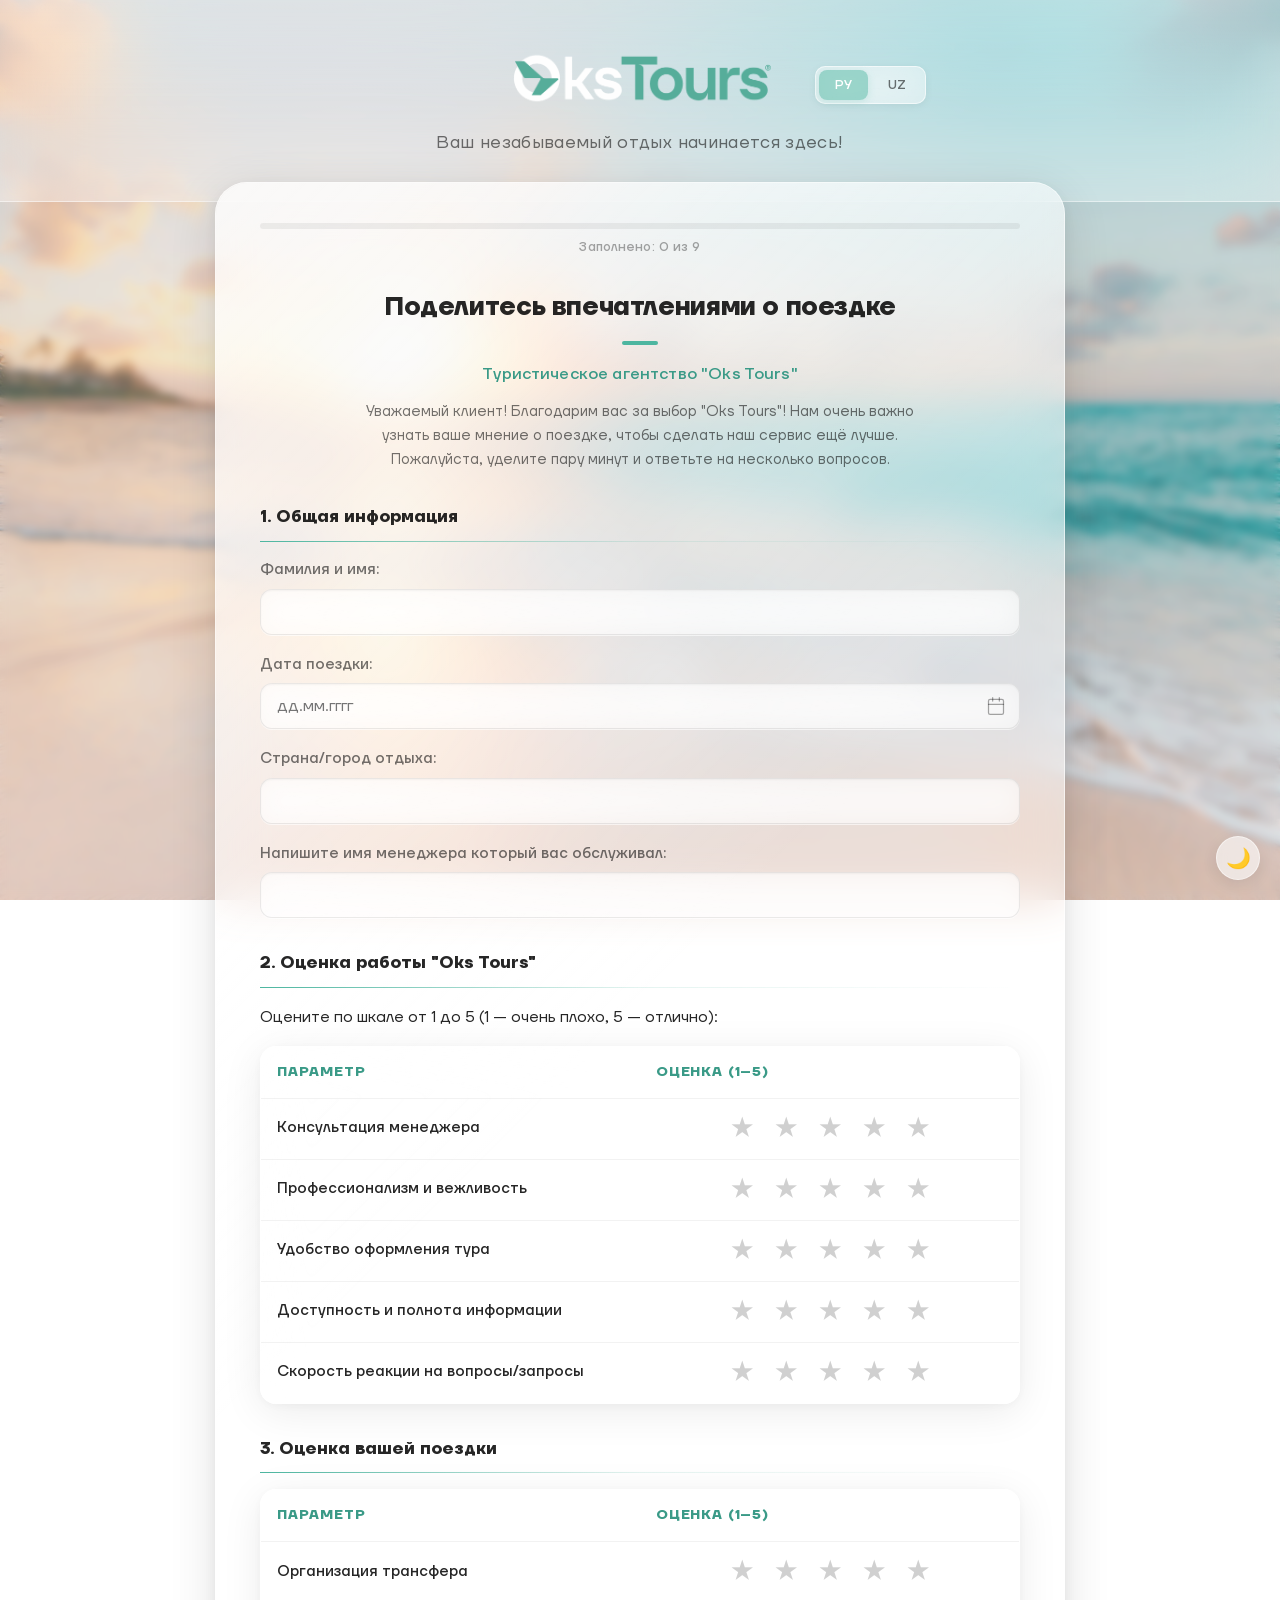
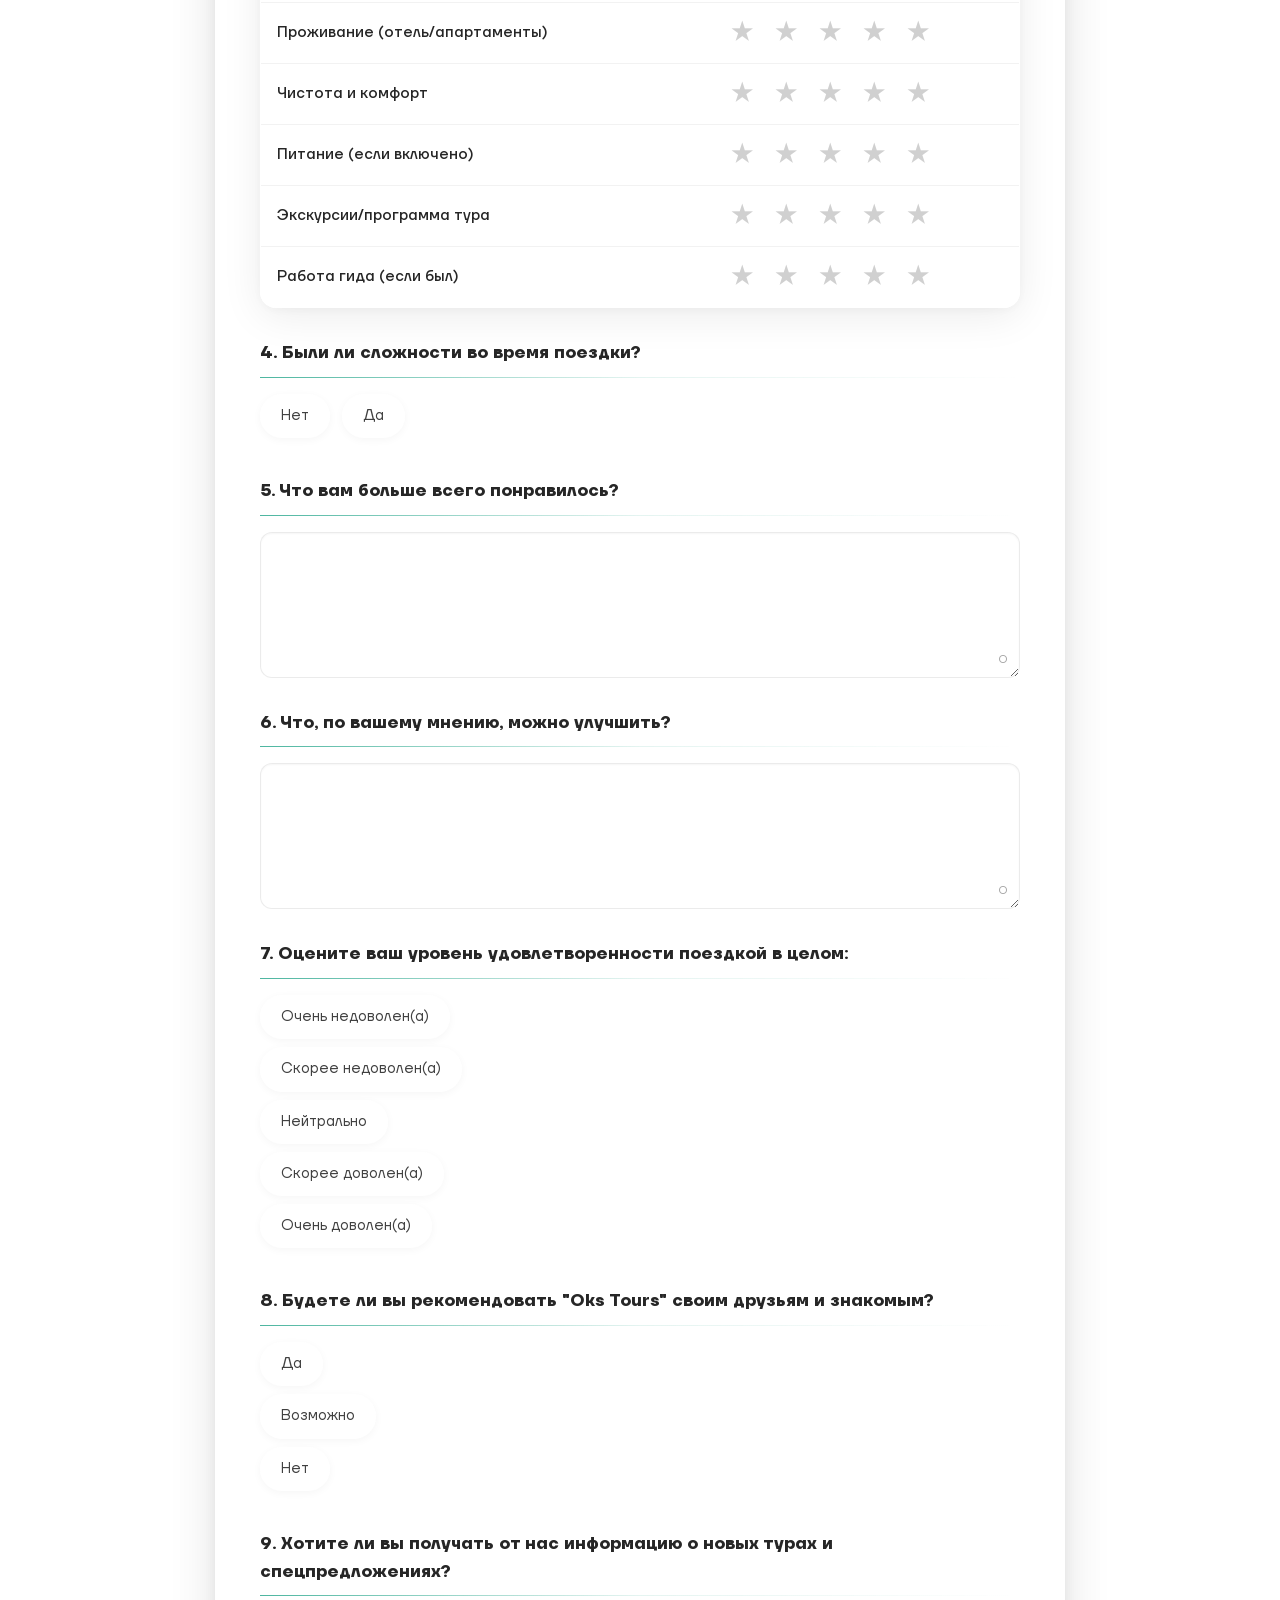
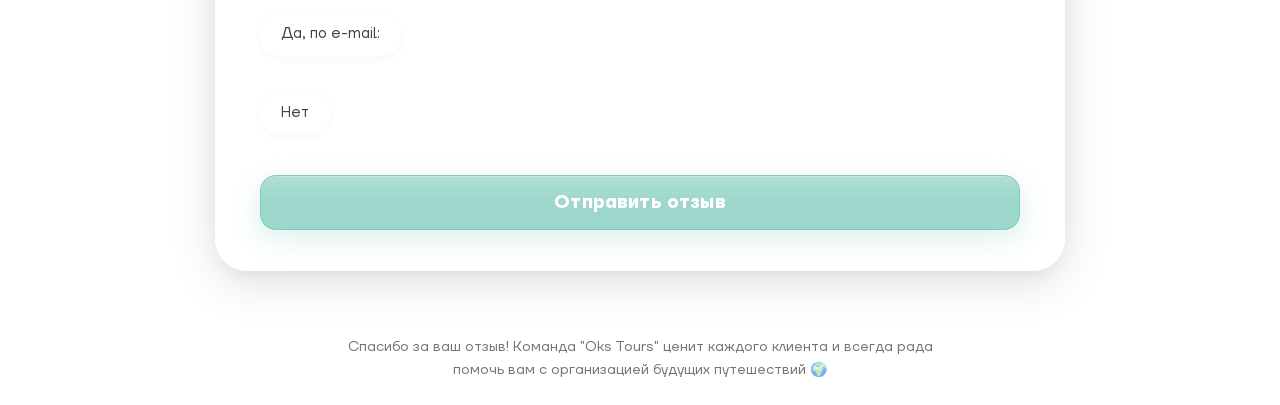
<file: index.html>
<!DOCTYPE html>
<html lang="ru">
  <head>
    <meta charset="UTF-8" />
    <meta name="viewport" content="width=device-width, initial-scale=1.0" />
    <title>Обратная связь Oks Tours</title>
    <link rel="icon" type="image/png" href="icoLogo.png" />
    <link rel="stylesheet" href="style.css" />
  </head>
  <body>
    <header class="hero">
      <div class="hero-content">
        <div class="language-switcher">
          <button id="langRu" class="lang-btn active">РУ</button>
          <button id="langUz" class="lang-btn">UZ</button>
        </div>
        <img src="png02.png" alt="Oks Tours" class="logo" />
        <p
          data-ru="Ваш незабываемый отдых начинается здесь!"
          data-uz="Sizning unutilmas sayohatingiz bu yerda boshlanadi!"
        >
          Ваш незабываемый отдых начинается здесь!
        </p>
      </div>
    </header>

    <main class="container">
      <!-- Прогресс-бар -->
      <div class="progress-bar-wrapper">
        <div class="progress-bar-track">
          <div class="progress-bar-fill" id="progressBar"></div>
        </div>
        <span class="progress-bar-text" id="progressText" data-ru-template="Заполнено: {n} из {total}" data-uz-template="To'ldirilgan: {n} / {total}">Заполнено: 0 из 9</span>
      </div>

      <section class="feedback-form-section">
        <h2
          data-ru="Поделитесь впечатлениями о поездке"
          data-uz="Sayohatingiz haqida fikringizni yozib qoldiring"
        >
          Поделитесь впечатлениями о поездке
        </h2>
        <p
          class="agency-name"
          data-ru='Туристическое агентство "Oks Tours"'
          data-uz='"Oks Tours" sayohat agentligi'
        >
          Туристическое агентство "Oks Tours"
        </p>
        <p
          data-ru='Уважаемый клиент! Благодарим вас за выбор "Oks Tours"! Нам очень важно узнать ваше мнение о поездке, чтобы сделать наш сервис ещё лучше. Пожалуйста, уделите пару минут и ответьте на несколько вопросов.'
          data-uz='"Oks Tours" kompaniyasini tanlaganingiz uchun sizga minnatdorchilik bildiramiz! Sizning safaringiz haqidagi fikringiz biz uchun juda muhim — bu bizga xizmatimizni yanada yaxshilashga yordam beradi. Iltimos, bir necha daqiqa ajrating va quyidagi savollarga javob bering.'
        >
          Уважаемый клиент! Благодарим вас за выбор "Oks Tours"! Нам очень важно
          узнать ваше мнение о поездке, чтобы сделать наш сервис ещё лучше.
          Пожалуйста, уделите пару минут и ответьте на несколько вопросов.
        </p>

        <form id="feedbackForm">
          <h3 data-ru="1. Общая информация" data-uz="1. Umumiy ma'lumot">
            1. Общая информация
          </h3>
          <div class="form-group">
            <label
              for="name"
              data-ru="Фамилия и имя:"
              data-uz="Familiya va ism:"
              >Фамилия и имя:</label
            >
            <input type="text" id="name" name="name" required />
          </div>
          <div class="form-group" style="position:relative">
            <label
              for="travelDate"
              data-ru="Дата поездки:"
              data-uz="Safar sanasi:"
              >Дата поездки:</label
            >
            <div class="date-input-wrapper">
              <input
                type="text"
                id="travelDate"
                name="travelDate"
                required
                placeholder="дд.мм.гггг"
                data-ru-placeholder="дд.мм.гггг"
                data-uz-placeholder="kk.oo.yyyy"
                readonly
                autocomplete="off"
              />
              <svg class="date-icon" viewBox="0 0 24 24" fill="none" stroke="currentColor" stroke-width="1.5" stroke-linecap="round" stroke-linejoin="round"><rect x="3" y="4" width="18" height="18" rx="2"/><line x1="16" y1="2" x2="16" y2="6"/><line x1="8" y1="2" x2="8" y2="6"/><line x1="3" y1="10" x2="21" y2="10"/></svg>
            </div>
            <div id="datepicker" class="datepicker"></div>
          </div>
          <div class="form-group">
            <label
              for="destination"
              data-ru="Страна/город отдыха:"
              data-uz="Dam olish mamlakati/shahri:"
              >Страна/город отдыха:</label
            >
            <input type="text" id="destination" name="destination" required />
          </div>
          <div class="form-group">
            <label
              for="managerName"
              data-ru="Напишите имя менеджера который вас обслуживал:"
              data-uz="Sizga xizmat ko'rsatgan menejerning ismini yozing:"
              >Напишите имя менеджера который вас обслуживал:</label
            >
            <input type="text" id="managerName" name="managerName" />
          </div>

          <h3
            data-ru='2. Оценка работы "Oks Tours"'
            data-uz='2."Oks Tours" faoliyatini baholang'
          >
            2. Оценка работы "Oks Tours"
          </h3>
          <div class="rating-section">
            <p
              data-ru="Оцените по шкале от 1 до 5 (1 — очень плохо, 5 — отлично):"
              data-uz="1 dan 5 gacha baholang (1 — juda yomon, 5 — a'lo):"
            >
              Оцените по шкале от 1 до 5 (1 — очень плохо, 5 — отлично):
            </p>
            <table>
              <thead>
                <tr>
                  <th data-ru="Параметр" data-uz="Ko'rsatkich">Параметр</th>
                  <th data-ru="Оценка (1–5)" data-uz="Bahosi (1–5)">
                    Оценка (1–5)
                  </th>
                </tr>
              </thead>
              <tbody>
                <tr>
                  <td
                    data-ru="Консультация менеджера"
                    data-uz="Menejerning maslahatlari"
                  >
                    Консультация менеджера
                  </td>
                  <td>
                    <div class="rating-group">
                      <input
                        type="radio"
                        id="consultation1"
                        name="consultation"
                        value="1"
                        required
                      /><label for="consultation1">1</label>
                      <input
                        type="radio"
                        id="consultation2"
                        name="consultation"
                        value="2"
                      /><label for="consultation2">2</label>
                      <input
                        type="radio"
                        id="consultation3"
                        name="consultation"
                        value="3"
                      /><label for="consultation3">3</label>
                      <input
                        type="radio"
                        id="consultation4"
                        name="consultation"
                        value="4"
                      /><label for="consultation4">4</label>
                      <input
                        type="radio"
                        id="consultation5"
                        name="consultation"
                        value="5"
                      /><label for="consultation5">5</label>
                    </div>
                  </td>
                </tr>
                <tr>
                  <td
                    data-ru="Профессионализм и вежливость"
                    data-uz="Professionalizm va xushmuommalik"
                  >
                    Профессионализм и вежливость
                  </td>
                  <td>
                    <div class="rating-group">
                      <input
                        type="radio"
                        id="professionalism1"
                        name="professionalism"
                        value="1"
                        required
                      /><label for="professionalism1">1</label>
                      <input
                        type="radio"
                        id="professionalism2"
                        name="professionalism"
                        value="2"
                      /><label for="professionalism2">2</label>
                      <input
                        type="radio"
                        id="professionalism3"
                        name="professionalism"
                        value="3"
                      /><label for="professionalism3">3</label>
                      <input
                        type="radio"
                        id="professionalism4"
                        name="professionalism"
                        value="4"
                      /><label for="professionalism4">4</label>
                      <input
                        type="radio"
                        id="professionalism5"
                        name="professionalism"
                        value="5"
                      /><label for="professionalism5">5</label>
                    </div>
                  </td>
                </tr>
                <tr>
                  <td
                    data-ru="Удобство оформления тура"
                    data-uz="Turni rasmiylashtirish qulayligi"
                  >
                    Удобство оформления тура
                  </td>
                  <td>
                    <div class="rating-group">
                      <input
                        type="radio"
                        id="convenience1"
                        name="convenience"
                        value="1"
                        required
                      /><label for="convenience1">1</label>
                      <input
                        type="radio"
                        id="convenience2"
                        name="convenience"
                        value="2"
                      /><label for="convenience2">2</label>
                      <input
                        type="radio"
                        id="convenience3"
                        name="convenience"
                        value="3"
                      /><label for="convenience3">3</label>
                      <input
                        type="radio"
                        id="convenience4"
                        name="convenience"
                        value="4"
                      /><label for="convenience4">4</label>
                      <input
                        type="radio"
                        id="convenience5"
                        name="convenience"
                        value="5"
                      /><label for="convenience5">5</label>
                    </div>
                  </td>
                </tr>
                <tr>
                  <td
                    data-ru="Доступность и полнота информации"
                    data-uz="Ma'lumotning to'liqligi va aniqligi"
                  >
                    Доступность и полнота информации
                  </td>
                  <td>
                    <div class="rating-group">
                      <input
                        type="radio"
                        id="information1"
                        name="information"
                        value="1"
                        required
                      /><label for="information1">1</label>
                      <input
                        type="radio"
                        id="information2"
                        name="information"
                        value="2"
                      /><label for="information2">2</label>
                      <input
                        type="radio"
                        id="information3"
                        name="information"
                        value="3"
                      /><label for="information3">3</label>
                      <input
                        type="radio"
                        id="information4"
                        name="information"
                        value="4"
                      /><label for="information4">4</label>
                      <input
                        type="radio"
                        id="information5"
                        name="information"
                        value="5"
                      /><label for="information5">5</label>
                    </div>
                  </td>
                </tr>
                <tr>
                  <td
                    data-ru="Скорость реакции на вопросы/запросы"
                    data-uz="Savol va so'rovlarga javob berish tezligi"
                  >
                    Скорость реакции на вопросы/запросы
                  </td>
                  <td>
                    <div class="rating-group">
                      <input
                        type="radio"
                        id="responseSpeed1"
                        name="responseSpeed"
                        value="1"
                        required
                      /><label for="responseSpeed1">1</label>
                      <input
                        type="radio"
                        id="responseSpeed2"
                        name="responseSpeed"
                        value="2"
                      /><label for="responseSpeed2">2</label>
                      <input
                        type="radio"
                        id="responseSpeed3"
                        name="responseSpeed"
                        value="3"
                      /><label for="responseSpeed3">3</label>
                      <input
                        type="radio"
                        id="responseSpeed4"
                        name="responseSpeed"
                        value="4"
                      /><label for="responseSpeed4">4</label>
                      <input
                        type="radio"
                        id="responseSpeed5"
                        name="responseSpeed"
                        value="5"
                      /><label for="responseSpeed5">5</label>
                    </div>
                  </td>
                </tr>
              </tbody>
            </table>
          </div>

          <h3
            data-ru="3. Оценка вашей поездки"
            data-uz="3. Safaringizni baholang"
          >
            3. Оценка вашей поездки
          </h3>
          <div class="rating-section">
            <table>
              <thead>
                <tr>
                  <th data-ru="Параметр" data-uz="Ko'rsatkich">Параметр</th>
                  <th data-ru="Оценка (1–5)" data-uz="Bahosi (1–5)">
                    Оценка (1–5)
                  </th>
                </tr>
              </thead>
              <tbody>
                <tr>
                  <td
                    data-ru="Организация трансфера"
                    data-uz="Transferni tashkil etilishi"
                  >
                    Организация трансфера
                  </td>
                  <td>
                    <div class="rating-group">
                      <input
                        type="radio"
                        id="transfer1"
                        name="transfer"
                        value="1"
                        required
                      /><label for="transfer1">1</label>
                      <input
                        type="radio"
                        id="transfer2"
                        name="transfer"
                        value="2"
                      /><label for="transfer2">2</label>
                      <input
                        type="radio"
                        id="transfer3"
                        name="transfer"
                        value="3"
                      /><label for="transfer3">3</label>
                      <input
                        type="radio"
                        id="transfer4"
                        name="transfer"
                        value="4"
                      /><label for="transfer4">4</label>
                      <input
                        type="radio"
                        id="transfer5"
                        name="transfer"
                        value="5"
                      /><label for="transfer5">5</label>
                    </div>
                  </td>
                </tr>
                <tr>
                  <td
                    data-ru="Проживание (отель/апартаменты)"
                    data-uz="Joylashtirish sharoitlari (mehmonxona yoki apartament)"
                  >
                    Проживание (отель/апартаменты)
                  </td>
                  <td>
                    <div class="rating-group">
                      <input
                        type="radio"
                        id="accommodation1"
                        name="accommodation"
                        value="1"
                        required
                      /><label for="accommodation1">1</label>
                      <input
                        type="radio"
                        id="accommodation2"
                        name="accommodation"
                        value="2"
                      /><label for="accommodation2">2</label>
                      <input
                        type="radio"
                        id="accommodation3"
                        name="accommodation"
                        value="3"
                      /><label for="accommodation3">3</label>
                      <input
                        type="radio"
                        id="accommodation4"
                        name="accommodation"
                        value="4"
                      /><label for="accommodation4">4</label>
                      <input
                        type="radio"
                        id="accommodation5"
                        name="accommodation"
                        value="5"
                      /><label for="accommodation5">5</label>
                    </div>
                  </td>
                </tr>
                <tr>
                  <td
                    data-ru="Чистота и комфорт"
                    data-uz="Tozalik va qulaylik darajasi"
                  >
                    Чистота и комфорт
                  </td>
                  <td>
                    <div class="rating-group">
                      <input
                        type="radio"
                        id="cleanliness1"
                        name="cleanliness"
                        value="1"
                        required
                      /><label for="cleanliness1">1</label>
                      <input
                        type="radio"
                        id="cleanliness2"
                        name="cleanliness"
                        value="2"
                      /><label for="cleanliness2">2</label>
                      <input
                        type="radio"
                        id="cleanliness3"
                        name="cleanliness"
                        value="3"
                      /><label for="cleanliness3">3</label>
                      <input
                        type="radio"
                        id="cleanliness4"
                        name="cleanliness"
                        value="4"
                      /><label for="cleanliness4">4</label>
                      <input
                        type="radio"
                        id="cleanliness5"
                        name="cleanliness"
                        value="5"
                      /><label for="cleanliness5">5</label>
                    </div>
                  </td>
                </tr>
                <tr>
                  <td
                    data-ru="Питание (если включено)"
                    data-uz="Ovqatlanish sharoitlari (agar dasturga kiritilgan bo'lsa)"
                  >
                    Питание (если включено)
                  </td>
                  <td>
                    <div class="rating-group">
                      <input
                        type="radio"
                        id="food1"
                        name="food"
                        value="1"
                        required
                      /><label for="food1">1</label>
                      <input
                        type="radio"
                        id="food2"
                        name="food"
                        value="2"
                      /><label for="food2">2</label>
                      <input
                        type="radio"
                        id="food3"
                        name="food"
                        value="3"
                      /><label for="food3">3</label>
                      <input
                        type="radio"
                        id="food4"
                        name="food"
                        value="4"
                      /><label for="food4">4</label>
                      <input
                        type="radio"
                        id="food5"
                        name="food"
                        value="5"
                      /><label for="food5">5</label>
                    </div>
                  </td>
                </tr>
                <tr>
                  <td
                    data-ru="Экскурсии/программа тура"
                    data-uz="Ekskursiyalar yoki tur dasturi sifati"
                  >
                    Экскурсии/программа тура
                  </td>
                  <td>
                    <div class="rating-group">
                      <input
                        type="radio"
                        id="excursions1"
                        name="excursions"
                        value="1"
                        required
                      /><label for="excursions1">1</label>
                      <input
                        type="radio"
                        id="excursions2"
                        name="excursions"
                        value="2"
                      /><label for="excursions2">2</label>
                      <input
                        type="radio"
                        id="excursions3"
                        name="excursions"
                        value="3"
                      /><label for="excursions3">3</label>
                      <input
                        type="radio"
                        id="excursions4"
                        name="excursions"
                        value="4"
                      /><label for="excursions4">4</label>
                      <input
                        type="radio"
                        id="excursions5"
                        name="excursions"
                        value="5"
                      /><label for="excursions5">5</label>
                    </div>
                  </td>
                </tr>
                <tr>
                  <td
                    data-ru="Работа гида (если был)"
                    data-uz="Gid faoliyati (agar xizmat ko'rsatgan bo'lsa)"
                  >
                    Работа гида (если был)
                  </td>
                  <td>
                    <div class="rating-group">
                      <input
                        type="radio"
                        id="guide1"
                        name="guide"
                        value="1"
                        required
                      /><label for="guide1">1</label>
                      <input
                        type="radio"
                        id="guide2"
                        name="guide"
                        value="2"
                      /><label for="guide2">2</label>
                      <input
                        type="radio"
                        id="guide3"
                        name="guide"
                        value="3"
                      /><label for="guide3">3</label>
                      <input
                        type="radio"
                        id="guide4"
                        name="guide"
                        value="4"
                      /><label for="guide4">4</label>
                      <input
                        type="radio"
                        id="guide5"
                        name="guide"
                        value="5"
                      /><label for="guide5">5</label>
                    </div>
                  </td>
                </tr>
              </tbody>
            </table>
          </div>

          <h3
            data-ru="4. Были ли сложности во время поездки?"
            data-uz="4. Safar davomida qiyinchiliklar bo'ldimi?"
          >
            4. Были ли сложности во время поездки?
          </h3>
          <div class="form-group">
            <input
              type="radio"
              id="difficultiesNo"
              name="difficulties"
              value="Нет"
              required
            /><label for="difficultiesNo" data-ru="Нет" data-uz="Yo'q"
              >Нет</label
            >
            <input
              type="radio"
              id="difficultiesYes"
              name="difficulties"
              value="Да"
            /><label for="difficultiesYes" data-ru="Да" data-uz="Ha">Да</label>
            <div class="textarea-reveal" id="difficultiesReveal">
              <textarea
                id="difficultiesDescription"
                name="difficultiesDescription"
                rows="4"
                placeholder="Если да, опишите, пожалуйста:"
                data-ru-placeholder="Если да, опишите, пожалуйста:"
                data-uz-placeholder="Agar bo'lgan bo'lsa, iltimos, batafsil yozing:"
              ></textarea>
            </div>
          </div>

          <h3
            data-ru="5. Что вам больше всего понравилось?"
            data-uz="5. Sizga eng yoqqan jihatlar nimalar edi?"
          >
            5. Что вам больше всего понравилось?
          </h3>
          <div class="form-group">
            <textarea
              id="mostLiked"
              name="mostLiked"
              rows="6"
              required
            ></textarea>
          </div>

          <h3
            data-ru="6. Что, по вашему мнению, можно улучшить?"
            data-uz="6. Sizning fikringizcha, nimani yaxshilash mumkin?"
          >
            6. Что, по вашему мнению, можно улучшить?
          </h3>
          <div class="form-group">
            <textarea
              id="canBeImproved"
              name="canBeImproved"
              rows="6"
              required
            ></textarea>
          </div>

          <h3
            data-ru="7. Оцените ваш уровень удовлетворенности поездкой в целом:"
            data-uz="7. Umuman olganda, sayohatingizdan qanchalik mamnunsiz?"
          >
            7. Оцените ваш уровень удовлетворенности поездкой в целом:
          </h3>
          <div class="form-group">
            <input
              type="radio"
              id="overallDissatisfiedStrongly"
              name="overallSatisfaction"
              value="Очень недоволен(а)"
              required
            /><label
              for="overallDissatisfiedStrongly"
              data-ru="Очень недоволен(а)"
              data-uz="Juda norozi"
              >Очень недоволен(а)</label
            ><br />
            <input
              type="radio"
              id="overallDissatisfied"
              name="overallSatisfaction"
              value="Скорее недоволен(а)"
            /><label
              for="overallDissatisfied"
              data-ru="Скорее недоволен(а)"
              data-uz="Qisman norozi"
              >Скорее недоволен(а)</label
            ><br />
            <input
              type="radio"
              id="overallNeutral"
              name="overallSatisfaction"
              value="Нейтрально"
            /><label for="overallNeutral" data-ru="Нейтрально" data-uz="Neytral"
              >Нейтрально</label
            ><br />
            <input
              type="radio"
              id="overallSatisfied"
              name="overallSatisfaction"
              value="Скорее доволен(а)"
            /><label
              for="overallSatisfied"
              data-ru="Скорее доволен(а)"
              data-uz="Qisman mamnun"
              >Скорее доволен(а)</label
            ><br />
            <input
              type="radio"
              id="overallSatisfiedStrongly"
              name="overallSatisfaction"
              value="Очень доволен(а)"
            /><label
              for="overallSatisfiedStrongly"
              data-ru="Очень доволен(а)"
              data-uz="Juda mamnun"
              >Очень доволен(а)</label
            >
          </div>

          <h3
            data-ru='8. Будете ли вы рекомендовать "Oks Tours" своим друзьям и знакомым?'
            data-uz="8. Oks Tours kompaniyasini do'stlaringizga tavsiya qilasizmi?"
          >
            8. Будете ли вы рекомендовать "Oks Tours" своим друзьям и знакомым?
          </h3>
          <div class="form-group">
            <input
              type="radio"
              id="recommendYes"
              name="recommend"
              value="Да"
              required
            /><label for="recommendYes" data-ru="Да" data-uz="Ha">Да</label
            ><br />
            <input
              type="radio"
              id="recommendMaybe"
              name="recommend"
              value="Возможно"
            /><label for="recommendMaybe" data-ru="Возможно" data-uz="Ehtimol"
              >Возможно</label
            ><br />
            <input
              type="radio"
              id="recommendNo"
              name="recommend"
              value="Нет"
            /><label for="recommendNo" data-ru="Нет" data-uz="Yo'q">Нет</label>
          </div>

          <h3
            data-ru="9. Хотите ли вы получать от нас информацию о новых турах и спецпредложениях?"
            data-uz="9. Bizning yangi turlar va maxsus takliflarimiz haqida ma'lumot olishni istaysizmi?"
          >
            9. Хотите ли вы получать от нас информацию о новых турах и
            спецпредложениях?
          </h3>
          <div class="form-group">
            <input
              type="radio"
              id="newsletterYes"
              name="newsletter"
              value="Да"
            /><label
              for="newsletterYes"
              data-ru="Да, по e-mail:"
              data-uz="Ha, elektron pochta orqali:"
              >Да, по e-mail:</label
            >
            <div class="textarea-reveal" id="newsletterReveal">
              <input
                type="email"
                id="newsletterEmail"
                name="newsletterEmail"
                placeholder="email@example.com"
              />
            </div><br />
            <input
              type="radio"
              id="newsletterNo"
              name="newsletter"
              value="Нет"
            /><label for="newsletterNo" data-ru="Нет" data-uz="Yo'q">Нет</label>
          </div>

          <button
            type="submit"
            data-ru="Отправить отзыв"
            data-uz="Sharhni yuborish"
          >
            <span class="btn-text">Отправить отзыв</span>
            <span class="btn-spinner"><div class="spinner"></div></span>
          </button>
        </form>
      </section>
    </main>

    <footer class="footer">
      <p
        data-ru='Спасибо за ваш отзыв! Команда "Oks Tours" ценит каждого клиента и всегда рада помочь вам с организацией будущих путешествий 🌍'
        data-uz='Sharhingiz uchun rahmat! "Oks Tours" jamoasi har bir mijozni qadrlaydi va kelajakdagi sayohatlarni tashkil etishda sizga yordam berishdan doimo xursand 🌍'
      >
        Спасибо за ваш отзыв! Команда "Oks Tours" ценит каждого клиента и всегда
        рада помочь вам с организацией будущих путешествий 🌍
      </p>
    </footer>

    <!-- Модальное окно -->
    <div id="thankYouModal" class="modal">
      <div class="modal-content">
        <h2
          data-ru="🎉 Спасибо за ваш отзыв!"
          data-uz="🎉 Sharhingiz uchun rahmat!"
        >
          🎉 Спасибо за ваш отзыв!
        </h2>
        <p
          data-ru="Ваш отзыв успешно отправлен. Мы ценим ваше мнение!"
          data-uz="Sizning sharhingiz muvaffaqiyatli yuborildi. Biz sizning fikringizni qadrlaymiz!"
        >
          Ваш отзыв успешно отправлен. Мы ценим ваше мнение!
        </p>
        <button
          class="modal-close"
          onclick="closeModal()"
          data-ru="Закрыть"
          data-uz="Yopish"
        >
          Закрыть
        </button>
      </div>
    </div>

    <!-- Toast container -->
    <div class="toast-container" id="toastContainer"></div>

    <!-- Confetti -->
    <canvas id="confettiCanvas"></canvas>

    <!-- Theme toggle -->
    <button class="theme-toggle" id="themeToggle" aria-label="Toggle theme">
      <span id="themeIcon">🌙</span>
    </button>

    <script src="script.js"></script>
  </body>
</html>
</file>
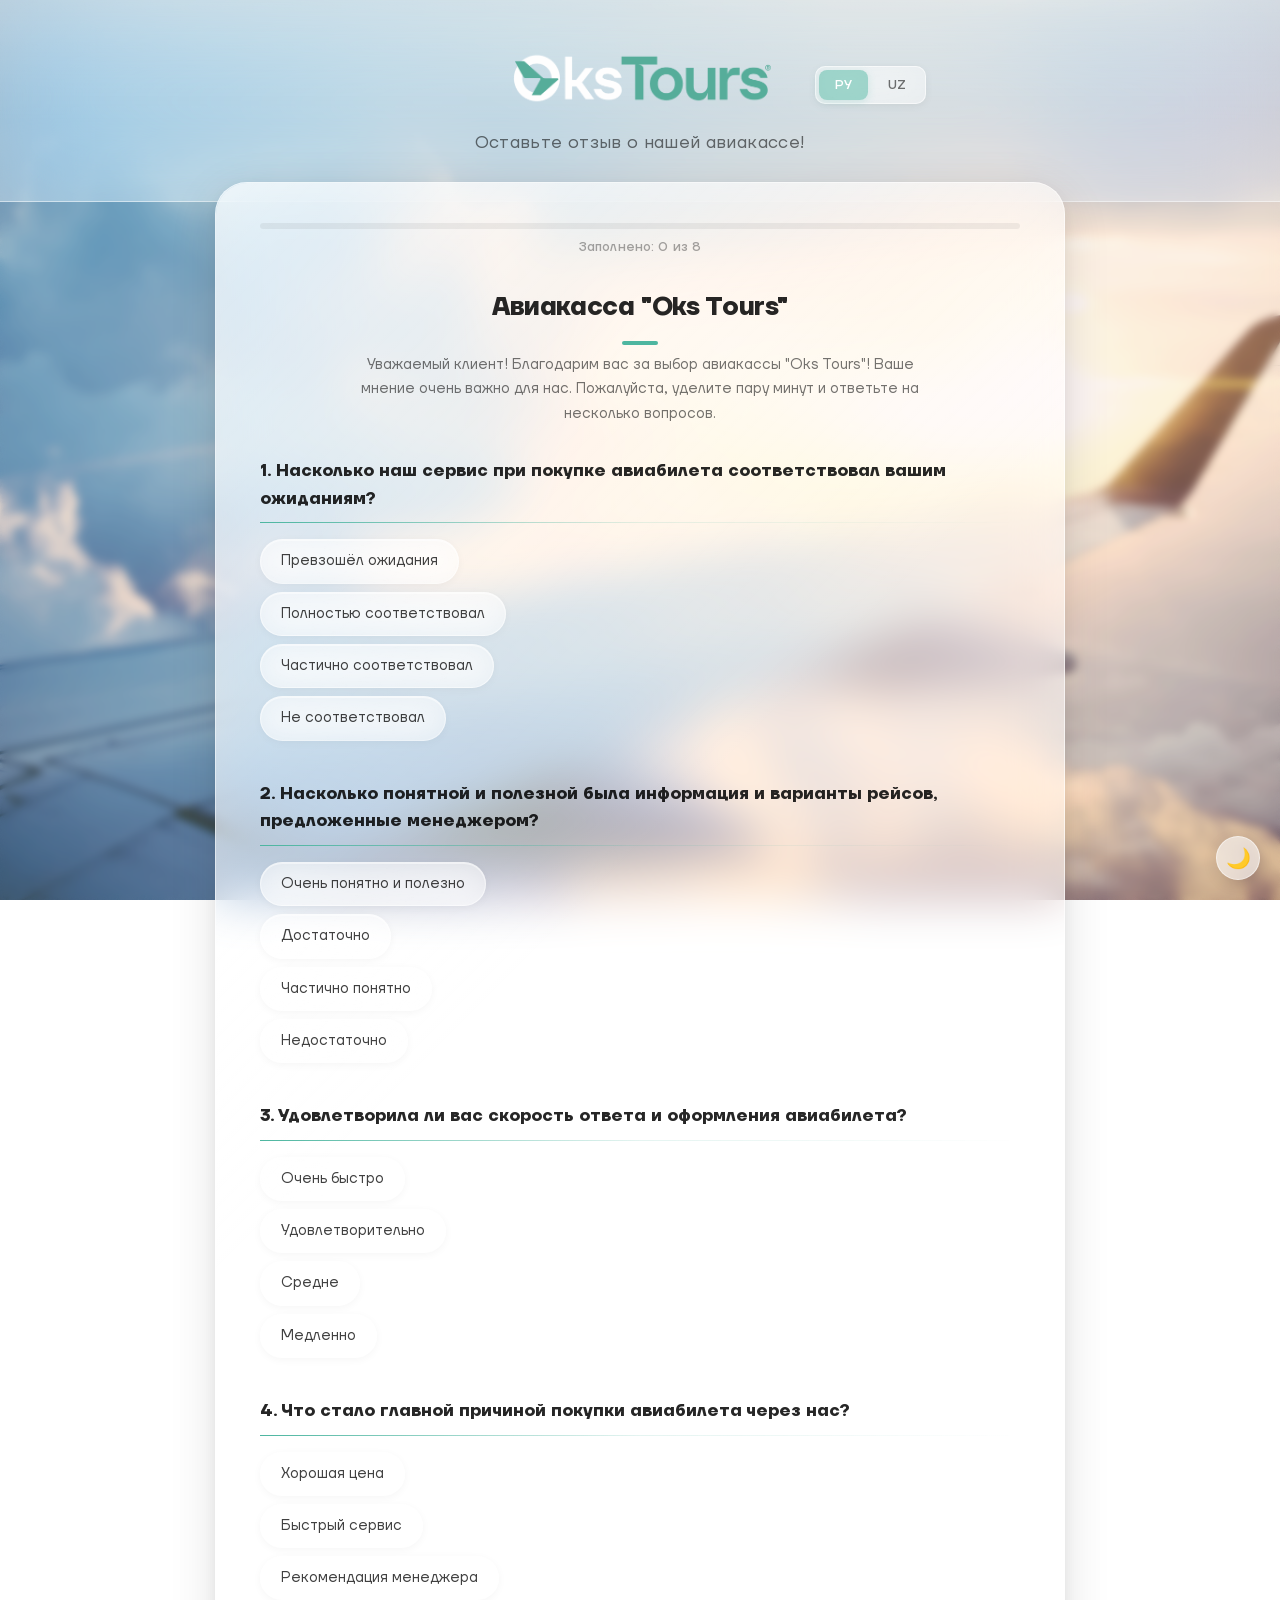
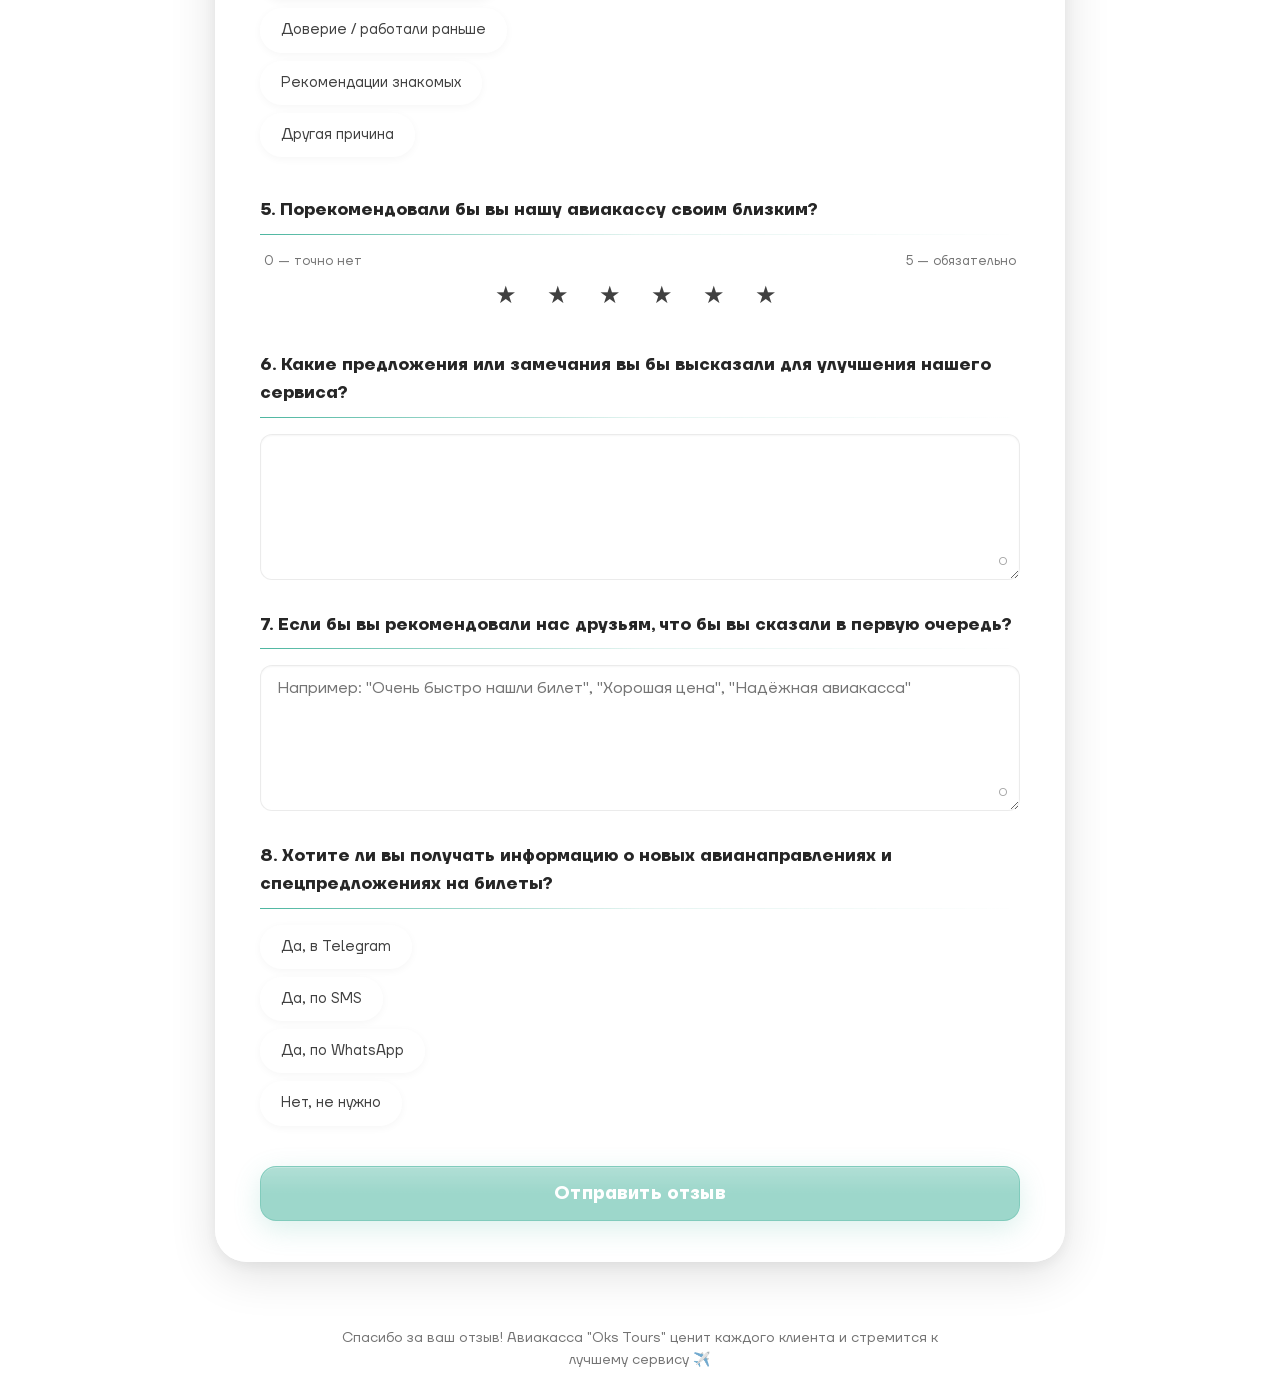
<file: avia.html>
<!DOCTYPE html>
<html lang="ru">
  <head>
    <meta charset="UTF-8" />
    <meta name="viewport" content="width=device-width, initial-scale=1.0" />
    <title>Aviakassa — Oks Tours</title>
    <link rel="icon" type="image/png" href="icoLogo.png" />
    <link rel="stylesheet" href="style.css" />
  </head>
  <body class="avia-page">
    <header class="hero">
      <div class="hero-content">
        <div class="language-switcher">
          <button id="langRu" class="lang-btn active">РУ</button>
          <button id="langUz" class="lang-btn">UZ</button>
        </div>
        <img src="png02.png" alt="Oks Tours" class="logo" />
        <p
          data-ru="Оставьте отзыв о нашей авиакассе!"
          data-uz="Aviabilet xizmatimiz haqida fikringizni bildiring!"
        >
          Оставьте отзыв о нашей авиакассе!
        </p>
      </div>
    </header>

    <main class="container">
      <!-- Прогресс-бар -->
      <div class="progress-bar-wrapper">
        <div class="progress-bar-track">
          <div class="progress-bar-fill" id="progressBar"></div>
        </div>
        <span class="progress-bar-text" id="progressText" data-ru-template="Заполнено: {n} из {total}" data-uz-template="To'ldirilgan: {n} / {total}">Заполнено: 0 из 8</span>
      </div>

      <section class="feedback-form-section">
        <h2
          data-ru='Авиакасса "Oks Tours"'
          data-uz='"Oks Tours" aviakassasi'
        >
          Авиакасса "Oks Tours"
        </h2>
        <p
          data-ru='Уважаемый клиент! Благодарим вас за выбор авиакассы "Oks Tours"! Ваше мнение очень важно для нас. Пожалуйста, уделите пару минут и ответьте на несколько вопросов.'
          data-uz='Hurmatli mijoz! "Oks Tours" aviakassasini tanlaganingiz uchun rahmat! Sizning fikringiz biz uchun juda muhim. Iltimos, bir necha daqiqa ajrating va quyidagi savollarga javob bering.'
        >
          Уважаемый клиент! Благодарим вас за выбор авиакассы "Oks Tours"! Ваше мнение очень важно для нас. Пожалуйста, уделите пару минут и ответьте на несколько вопросов.
        </p>

        <form id="feedbackForm">
          <h3
            data-ru="1. Насколько наш сервис при покупке авиабилета соответствовал вашим ожиданиям?"
            data-uz="1. Aviabilet xarid qilishda ko'rsatilgan xizmatimiz siz kutgan darajaga qanchalik mos keldi?"
          >
            1. Насколько наш сервис при покупке авиабилета соответствовал вашим ожиданиям?
          </h3>
          <div class="form-group">
            <input type="radio" id="q1_1" name="q1_service" value="Превзошёл ожидания" required />
            <label for="q1_1" data-ru="Превзошёл ожидания" data-uz="Kutganimdan ham yuqori">Превзошёл ожидания</label><br />
            <input type="radio" id="q1_2" name="q1_service" value="Полностью соответствовал" />
            <label for="q1_2" data-ru="Полностью соответствовал" data-uz="To'liq mos keldi">Полностью соответствовал</label><br />
            <input type="radio" id="q1_3" name="q1_service" value="Частично соответствовал" />
            <label for="q1_3" data-ru="Частично соответствовал" data-uz="Qisman mos keldi">Частично соответствовал</label><br />
            <input type="radio" id="q1_4" name="q1_service" value="Не соответствовал" />
            <label for="q1_4" data-ru="Не соответствовал" data-uz="Mos kelmadi">Не соответствовал</label>
          </div>

          <h3
            data-ru="2. Насколько понятной и полезной была информация и варианты рейсов, предложенные менеджером?"
            data-uz="2. Menejer tomonidan berilgan ma'lumotlar va taklif qilingan reys variantlari siz uchun qanchalik tushunarli va foydali bo'ldi?"
          >
            2. Насколько понятной и полезной была информация и варианты рейсов, предложенные менеджером?
          </h3>
          <div class="form-group">
            <input type="radio" id="q2_1" name="q2_info" value="Очень понятно и полезно" required />
            <label for="q2_1" data-ru="Очень понятно и полезно" data-uz="Juda aniq va foydali">Очень понятно и полезно</label><br />
            <input type="radio" id="q2_2" name="q2_info" value="Достаточно" />
            <label for="q2_2" data-ru="Достаточно" data-uz="Yetarli darajada">Достаточно</label><br />
            <input type="radio" id="q2_3" name="q2_info" value="Частично понятно" />
            <label for="q2_3" data-ru="Частично понятно" data-uz="Qisman tushunarli">Частично понятно</label><br />
            <input type="radio" id="q2_4" name="q2_info" value="Недостаточно" />
            <label for="q2_4" data-ru="Недостаточно" data-uz="Yetarli emas">Недостаточно</label>
          </div>

          <h3
            data-ru="3. Удовлетворила ли вас скорость ответа и оформления авиабилета?"
            data-uz="3. Murojaatingizga javob berish va aviabilet rasmiylashtirish tezligi sizni qoniqtirdimi?"
          >
            3. Удовлетворила ли вас скорость ответа и оформления авиабилета?
          </h3>
          <div class="form-group">
            <input type="radio" id="q3_1" name="q3_speed" value="Очень быстро" required />
            <label for="q3_1" data-ru="Очень быстро" data-uz="Juda tez">Очень быстро</label><br />
            <input type="radio" id="q3_2" name="q3_speed" value="Удовлетворительно" />
            <label for="q3_2" data-ru="Удовлетворительно" data-uz="Qoniqarli">Удовлетворительно</label><br />
            <input type="radio" id="q3_3" name="q3_speed" value="Средне" />
            <label for="q3_3" data-ru="Средне" data-uz="O'rtacha">Средне</label><br />
            <input type="radio" id="q3_4" name="q3_speed" value="Медленно" />
            <label for="q3_4" data-ru="Медленно" data-uz="Sekin">Медленно</label>
          </div>

          <h3
            data-ru="4. Что стало главной причиной покупки авиабилета через нас?"
            data-uz="4. Biz orqali aviabilet xarid qilishingizga eng katta sabab nima bo'ldi?"
          >
            4. Что стало главной причиной покупки авиабилета через нас?
          </h3>
          <div class="form-group">
            <input type="radio" id="q4_1" name="q4_reason" value="Хорошая цена" required />
            <label for="q4_1" data-ru="Хорошая цена" data-uz="Yaxshi narx">Хорошая цена</label><br />
            <input type="radio" id="q4_2" name="q4_reason" value="Быстрый сервис" />
            <label for="q4_2" data-ru="Быстрый сервис" data-uz="Tez xizmat">Быстрый сервис</label><br />
            <input type="radio" id="q4_3" name="q4_reason" value="Рекомендация менеджера" />
            <label for="q4_3" data-ru="Рекомендация менеджера" data-uz="Menejer tavsiyasi">Рекомендация менеджера</label><br />
            <input type="radio" id="q4_4" name="q4_reason" value="Доверие / работали раньше" />
            <label for="q4_4" data-ru="Доверие / работали раньше" data-uz="Ishonch / oldin ham ishlaganman">Доверие / работали раньше</label><br />
            <input type="radio" id="q4_5" name="q4_reason" value="Рекомендации знакомых" />
            <label for="q4_5" data-ru="Рекомендации знакомых" data-uz="Tanishlar tavsiyasi">Рекомендации знакомых</label><br />
            <input type="radio" id="q4_6" name="q4_reason" value="Другая причина" />
            <label for="q4_6" data-ru="Другая причина" data-uz="Boshqa sabab">Другая причина</label>
          </div>

          <h3
            data-ru="5. Порекомендовали бы вы нашу авиакассу своим близким?"
            data-uz="5. Bizning aviakassa xizmatimizni yaqinlaringizga tavsiya qilgan bo'larmidingiz?"
          >
            5. Порекомендовали бы вы нашу авиакассу своим близким?
          </h3>
          <div class="form-group">
            <p class="nps-scale-labels">
              <span data-ru="0 — точно нет" data-uz="0 — umuman tavsiya qilmayman">0 — точно нет</span>
              <span data-ru="5 — обязательно" data-uz="5 — albatta tavsiya qilaman">5 — обязательно</span>
            </p>
            <div class="rating-section">
              <div class="rating-group nps-group">
                <input type="radio" id="nps0" name="q5_nps" value="0" required /><label for="nps0">0</label>
                <input type="radio" id="nps1" name="q5_nps" value="1" /><label for="nps1">1</label>
                <input type="radio" id="nps2" name="q5_nps" value="2" /><label for="nps2">2</label>
                <input type="radio" id="nps3" name="q5_nps" value="3" /><label for="nps3">3</label>
                <input type="radio" id="nps4" name="q5_nps" value="4" /><label for="nps4">4</label>
                <input type="radio" id="nps5" name="q5_nps" value="5" /><label for="nps5">5</label>
              </div>
            </div>
          </div>

          <h3
            data-ru="6. Какие предложения или замечания вы бы высказали для улучшения нашего сервиса?"
            data-uz="6. Xizmatimizni yanada yaxshilash uchun qanday taklif yoki fikr bildirgan bo'lardingiz?"
          >
            6. Какие предложения или замечания вы бы высказали для улучшения нашего сервиса?
          </h3>
          <div class="form-group">
            <textarea
              id="q6_suggestions"
              name="q6_suggestions"
              rows="6"
            ></textarea>
          </div>

          <h3
            data-ru="7. Если бы вы рекомендовали нас друзьям, что бы вы сказали в первую очередь?"
            data-uz="7. Agar bizni do'stlaringizga tavsiya qilsangiz, eng ko'p nimani aytgan bo'lardingiz?"
          >
            7. Если бы вы рекомендовали нас друзьям, что бы вы сказали в первую очередь?
          </h3>
          <div class="form-group">
            <textarea
              id="q7_recommendation"
              name="q7_recommendation"
              rows="6"
              placeholder='Например: "Очень быстро нашли билет", "Хорошая цена", "Надёжная авиакасса"'
              data-ru-placeholder='Например: "Очень быстро нашли билет", "Хорошая цена", "Надёжная авиакасса"'
              data-uz-placeholder='Masalan: "Juda tez bilet topib berdi", "Narxi yaxshi bo&apos;ldi", "Ishonchli aviakassa"'
            ></textarea>
          </div>

          <h3
            data-ru="8. Хотите ли вы получать информацию о новых авианаправлениях и спецпредложениях на билеты?"
            data-uz="8. Yangi avia yo'nalishlar va aviabiletlarga maxsus takliflar haqida ma'lumot olishni istaysizmi?"
          >
            8. Хотите ли вы получать информацию о новых авианаправлениях и спецпредложениях на билеты?
          </h3>
          <div class="form-group">
            <input type="radio" id="q8_1" name="q8_newsletter" value="Да, в Telegram" required />
            <label for="q8_1" data-ru="Да, в Telegram" data-uz="Ha, Telegram orqali">Да, в Telegram</label><br />
            <input type="radio" id="q8_2" name="q8_newsletter" value="Да, по SMS" />
            <label for="q8_2" data-ru="Да, по SMS" data-uz="Ha, SMS orqali">Да, по SMS</label><br />
            <input type="radio" id="q8_3" name="q8_newsletter" value="Да, по WhatsApp" />
            <label for="q8_3" data-ru="Да, по WhatsApp" data-uz="Ha, WhatsApp orqali">Да, по WhatsApp</label><br />
            <input type="radio" id="q8_4" name="q8_newsletter" value="Нет, не нужно" />
            <label for="q8_4" data-ru="Нет, не нужно" data-uz="Yo'q, kerak emas">Нет, не нужно</label>
          </div>

          <button
            type="submit"
            data-ru="Отправить отзыв"
            data-uz="Sharhni yuborish"
          >
            <span class="btn-text">Отправить отзыв</span>
            <span class="btn-spinner"><div class="spinner"></div></span>
          </button>
        </form>
      </section>
    </main>

    <footer class="footer">
      <p
        data-ru='Спасибо за ваш отзыв! Авиакасса "Oks Tours" ценит каждого клиента и стремится к лучшему сервису ✈️'
        data-uz='Sharhingiz uchun rahmat! "Oks Tours" aviakassasi har bir mijozni qadrlaydi va eng yaxshi xizmat ko&apos;rsatishga intiladi ✈️'
      >
        Спасибо за ваш отзыв! Авиакасса "Oks Tours" ценит каждого клиента и стремится к лучшему сервису ✈️
      </p>
    </footer>

    <!-- Модальное окно -->
    <div id="thankYouModal" class="modal">
      <div class="modal-content">
        <h2
          data-ru="🎉 Спасибо за ваш отзыв!"
          data-uz="🎉 Sharhingiz uchun rahmat!"
        >
          🎉 Спасибо за ваш отзыв!
        </h2>
        <p
          data-ru="Ваш отзыв успешно отправлен. Мы ценим ваше мнение!"
          data-uz="Sizning sharhingiz muvaffaqiyatli yuborildi. Biz sizning fikringizni qadrlaymiz!"
        >
          Ваш отзыв успешно отправлен. Мы ценим ваше мнение!
        </p>
        <div class="modal-telegram">
          <p
            data-ru="Подпишитесь на наш Telegram-канал, чтобы первыми узнавать о выгодных предложениях на авиабилеты!"
            data-uz="Aviabiletlarga foydali takliflardan birinchi bo'lib xabardor bo'lish uchun Telegram kanalimizga obuna bo'ling!"
          >
            Подпишитесь на наш Telegram-канал, чтобы первыми узнавать о выгодных предложениях на авиабилеты!
          </p>
          <a href="https://t.me/+mSufEYf4u9A3NGEy" target="_blank" rel="noopener noreferrer" class="telegram-btn">
            <svg class="telegram-icon" viewBox="0 0 24 24" fill="currentColor" width="20" height="20"><path d="M11.944 0A12 12 0 0 0 0 12a12 12 0 0 0 12 12 12 12 0 0 0 12-12A12 12 0 0 0 12 0a12 12 0 0 0-.056 0zm4.962 7.224c.1-.002.321.023.465.14a.506.506 0 0 1 .171.325c.016.093.036.306.02.472-.18 1.898-.962 6.502-1.36 8.627-.168.9-.499 1.201-.82 1.23-.696.065-1.225-.46-1.9-.902-1.056-.693-1.653-1.124-2.678-1.8-1.185-.78-.417-1.21.258-1.91.177-.184 3.247-2.977 3.307-3.23.007-.032.014-.15-.056-.212s-.174-.041-.249-.024c-.106.024-1.793 1.14-5.061 3.345-.48.33-.913.49-1.302.48-.428-.008-1.252-.241-1.865-.44-.752-.245-1.349-.374-1.297-.789.027-.216.325-.437.893-.663 3.498-1.524 5.83-2.529 6.998-3.014 3.332-1.386 4.025-1.627 4.476-1.635z"/></svg>
            <span
              data-ru="Подписаться на канал"
              data-uz="Kanalga obuna bo'lish"
            >Подписаться на канал</span>
          </a>
        </div>
        <button
          class="modal-close"
          onclick="closeModal()"
          data-ru="Закрыть"
          data-uz="Yopish"
        >
          Закрыть
        </button>
      </div>
    </div>

    <!-- Toast container -->
    <div class="toast-container" id="toastContainer"></div>

    <!-- Confetti -->
    <canvas id="confettiCanvas"></canvas>

    <!-- Theme toggle -->
    <button class="theme-toggle" id="themeToggle" aria-label="Toggle theme">
      <span id="themeIcon">🌙</span>
    </button>

    <script src="avia-script.js"></script>
  </body>
</html>
</file>
<file: style.css>
/* Подключение фирменного шрифта */
@font-face {
    font-family: 'TT Firs Neue';
    src: url('TTFirsNeue-Light.ttf') format('truetype');
    font-weight: 300;
    font-style: normal;
}

@font-face {
    font-family: 'TT Firs Neue';
    src: url('TTFirsNeue-Regular.ttf') format('truetype');
    font-weight: 400;
    font-style: normal;
}

@font-face {
    font-family: 'TT Firs Neue';
    src: url('TTFirsNeue-Medium.ttf') format('truetype');
    font-weight: 500;
    font-style: normal;
}

@font-face {
    font-family: 'TT Firs Neue';
    src: url('TTFirsNeue-Bold.ttf') format('truetype');
    font-weight: 700;
    font-style: normal;
}

:root {
    --brand: #4DB6A0;
    --brand-dark: #3A9A87;
    --brand-light: #6DC8B6;

    /* Liquid Glass tokens */
    --glass-bg: rgba(255, 255, 255, 0.55);
    --glass-bg-hover: rgba(255, 255, 255, 0.65);
    --glass-border: rgba(255, 255, 255, 0.6);
    --glass-border-inner: rgba(255, 255, 255, 0.35);
    --glass-shadow: 0 8px 40px rgba(0, 0, 0, 0.08), 0 2px 12px rgba(0, 0, 0, 0.04);
    --glass-shadow-elevated: 0 12px 48px rgba(0, 0, 0, 0.12), 0 4px 16px rgba(0, 0, 0, 0.06);
    --glass-blur: 24px;
    --glass-blur-heavy: 40px;
    --glass-specular: linear-gradient(135deg, rgba(255,255,255,0.5) 0%, rgba(255,255,255,0.0) 50%);

    --text-primary: rgba(0, 0, 0, 0.85);
    --text-secondary: rgba(0, 0, 0, 0.55);
    --text-tertiary: rgba(0, 0, 0, 0.35);
    --text-on-glass: rgba(0, 0, 0, 0.75);

    --radius-sm: 12px;
    --radius-md: 16px;
    --radius-lg: 24px;
    --radius-xl: 32px;
}

/* Общие стили */
body {
    font-family: 'TT Firs Neue', -apple-system, 'SF Pro Display', 'Helvetica Neue', sans-serif;
    margin: 0;
    padding: 0;
    background: url('bg.jpg') no-repeat center center;
    background-size: cover;
    background-attachment: fixed;
    color: var(--text-primary);
    line-height: 1.65;
    min-height: 100vh;
    -webkit-font-smoothing: antialiased;
    -moz-osx-font-smoothing: grayscale;
    overflow-x: hidden;
}

/* Фон для авиа-страницы */
body.avia-page {
    background-image: url('avia-bg.jpg');
}

/* Мутный оверлей поверх фона */
body::before {
    content: '';
    position: fixed;
    inset: 0;
    z-index: -1;
    background: rgba(255, 255, 255, 0.2);
    -webkit-backdrop-filter: blur(4px);
    backdrop-filter: blur(4px);
}

/* ========== HERO — Liquid Glass Header ========== */
.hero {
    position: relative;
    text-align: center;
    padding: 52px 20px 44px;
    color: #fff;
    overflow: hidden;

    /* Светлое стекло поверх фона */
    background: rgba(255, 255, 255, 0.35);
    -webkit-backdrop-filter: blur(var(--glass-blur-heavy)) saturate(160%);
    backdrop-filter: blur(var(--glass-blur-heavy)) saturate(160%);
    border-bottom: 1px solid rgba(255, 255, 255, 0.5);
}

.hero::before {
    content: '';
    position: absolute;
    inset: 0;
    background: linear-gradient(180deg, rgba(255,255,255,0.2) 0%, transparent 60%);
    pointer-events: none;
    z-index: 0;
}

.hero::after {
    display: none;
}

.hero-content {
    position: relative;
    z-index: 1;
    max-width: 600px;
    margin: 0 auto;
}

.hero .logo {
    max-width: 280px;
    height: auto;
    margin-bottom: 14px;
}

.hero p {
    font-size: 1.1em;
    font-weight: 400;
    letter-spacing: 0.02em;
    margin: 0;
    color: var(--text-secondary);
}

/* ========== CONTAINER — Main Liquid Glass Card ========== */
.container {
    max-width: 760px;
    margin: -20px auto 40px;
    padding: 40px 44px;
    position: relative;
    z-index: 2;

    /* Liquid Glass */
    background: var(--glass-bg);
    -webkit-backdrop-filter: blur(var(--glass-blur)) saturate(160%);
    backdrop-filter: blur(var(--glass-blur)) saturate(160%);
    border-radius: var(--radius-xl);
    border: 1px solid var(--glass-border);
    box-shadow: var(--glass-shadow-elevated);
    overflow: hidden;
}

/* Спекулярный блик на стекле */
.container::before {
    content: '';
    position: absolute;
    top: 0;
    left: 0;
    right: 0;
    height: 50%;
    background: var(--glass-specular);
    border-radius: var(--radius-xl) var(--radius-xl) 0 0;
    pointer-events: none;
    z-index: 0;
}

.container > * {
    position: relative;
    z-index: 1;
}

/* ========== FORM HEADER ========== */
.feedback-form-section h2 {
    text-align: center;
    color: var(--text-primary);
    margin-bottom: 8px;
    font-size: 1.6em;
    font-weight: 700;
    letter-spacing: -0.015em;
    position: relative;
    padding-bottom: 16px;
}

.feedback-form-section h2::after {
    content: '';
    position: absolute;
    bottom: 0;
    left: 50%;
    transform: translateX(-50%);
    width: 36px;
    height: 4px;
    background: var(--brand);
    border-radius: 2px;
}

.agency-name {
    text-align: center;
    font-size: 1em;
    font-weight: 500;
    color: var(--brand-dark);
    margin-bottom: 12px;
    letter-spacing: 0.01em;
}

.feedback-form-section > p:last-of-type {
    text-align: center;
    color: var(--text-secondary);
    font-size: 0.92em;
    line-height: 1.65;
    max-width: 560px;
    margin: 0 auto 20px;
}

/* ========== FORM SECTIONS ========== */
form h3 {
    color: var(--text-primary);
    margin-top: 32px;
    margin-bottom: 16px;
    font-weight: 600;
    font-size: 1.05em;
    position: relative;
    padding-bottom: 10px;
    border-bottom: none;
}

form h3::before {
    content: '';
    position: absolute;
    bottom: 0;
    left: 0;
    right: 0;
    height: 1px;
    background: linear-gradient(90deg, var(--brand), rgba(77,182,160,0.15), transparent);
}

/* ========== FORM FIELDS — Glass Inputs ========== */
.form-group {
    margin-bottom: 18px;
    width: 100%;
    box-sizing: border-box;
}

.form-group label {
    display: block;
    margin-bottom: 6px;
    font-weight: 500;
    color: var(--text-secondary);
    font-size: 0.93em;
}

.form-group input[type="text"],
.form-group input[type="date"],
.form-group input[type="email"] {
    width: 100%;
    padding: 12px 16px;
    border: 1px solid rgba(0, 0, 0, 0.08);
    border-radius: var(--radius-sm);
    font-size: 1em;
    font-family: inherit;
    box-sizing: border-box;
    display: block;
    color: var(--text-primary);
    transition: all 0.25s ease;

    /* Glass input */
    background: rgba(255, 255, 255, 0.5);
    -webkit-backdrop-filter: blur(12px);
    backdrop-filter: blur(12px);
    box-shadow: inset 0 1px 2px rgba(0,0,0,0.04), 0 1px 0 rgba(255,255,255,0.6);
}

.form-group input[type="text"]:focus,
.form-group input[type="date"]:focus,
.form-group input[type="email"]:focus {
    outline: none;
    border-color: var(--brand);
    box-shadow: 0 0 0 4px rgba(77, 182, 160, 0.15), inset 0 1px 2px rgba(0,0,0,0.04);
    background: rgba(255, 255, 255, 0.7);
}

.form-group input[type="date"] {
    -webkit-appearance: none;
    -moz-appearance: none;
    appearance: none;
    position: relative;
    height: 46px;
    min-height: 46px;
    line-height: 1.2;
}

.form-group input[type="date"]::-webkit-datetime-edit {
    padding: 0;
    margin: 0;
    width: 100%;
    height: 100%;
    display: flex;
    align-items: center;
    color: var(--text-primary);
}

.form-group input[type="date"]::-webkit-datetime-edit-fields-wrapper {
    padding: 0;
    margin: 0;
    height: 100%;
    display: flex;
    align-items: center;
}

.form-group input[type="date"]::-webkit-datetime-edit-text {
    padding: 0 2px;
    line-height: 1.2;
    color: var(--text-primary);
}

.form-group input[type="date"]::-webkit-datetime-edit-month-field,
.form-group input[type="date"]::-webkit-datetime-edit-day-field,
.form-group input[type="date"]::-webkit-datetime-edit-year-field {
    padding: 0 2px;
    line-height: 1.2;
    height: auto;
    color: var(--text-primary);
}

.form-group input[type="date"]::-webkit-inner-spin-button,
.form-group input[type="date"]::-webkit-calendar-picker-indicator {
    display: none !important;
    visibility: hidden !important;
    opacity: 0 !important;
    width: 0 !important;
    height: 0 !important;
    position: absolute !important;
    left: -9999px !important;
}

.form-group textarea {
    width: 100%;
    padding: 12px 16px;
    border: 1px solid rgba(0, 0, 0, 0.08);
    border-radius: var(--radius-sm);
    font-size: 1em;
    font-family: inherit;
    box-sizing: border-box;
    display: block;
    color: var(--text-primary);
    transition: all 0.25s ease;

    background: rgba(255, 255, 255, 0.5);
    -webkit-backdrop-filter: blur(12px);
    backdrop-filter: blur(12px);
    box-shadow: inset 0 1px 2px rgba(0,0,0,0.04), 0 1px 0 rgba(255,255,255,0.6);
}

.form-group textarea:focus {
    outline: none;
    border-color: var(--brand);
    box-shadow: 0 0 0 4px rgba(77, 182, 160, 0.15), inset 0 1px 2px rgba(0,0,0,0.04);
    background: rgba(255, 255, 255, 0.7);
}

textarea {
    resize: vertical;
    min-height: 80px;
}

/* ========== RADIO BUTTONS — Glass Pills ========== */
.form-group input[type="radio"] {
    display: none;
    margin-right: 5px;
}

.form-group input[type="radio"] + label {
    display: inline-block;
    margin-right: 8px;
    margin-bottom: 8px;
    font-weight: 400;
    padding: 9px 20px;
    border-radius: 50px;
    cursor: pointer;
    font-size: 0.92em;
    color: var(--text-on-glass);
    transition: all 0.25s ease;

    /* Glass pill */
    background: rgba(255, 255, 255, 0.4);
    -webkit-backdrop-filter: blur(16px);
    backdrop-filter: blur(16px);
    border: 1px solid rgba(255, 255, 255, 0.5);
    box-shadow: 0 2px 8px rgba(0,0,0,0.04), inset 0 1px 0 rgba(255,255,255,0.5);
}

.form-group input[type="radio"] + label:hover {
    background: rgba(255, 255, 255, 0.55);
    border-color: rgba(77, 182, 160, 0.3);
    box-shadow: 0 4px 12px rgba(0,0,0,0.06), inset 0 1px 0 rgba(255,255,255,0.6);
}

.form-group input[type="radio"]:checked + label {
    background: rgba(77, 182, 160, 0.65);
    -webkit-backdrop-filter: blur(20px) saturate(150%);
    backdrop-filter: blur(20px) saturate(150%);
    color: #fff;
    border-color: rgba(77, 182, 160, 0.4);
    box-shadow: 0 4px 16px rgba(77, 182, 160, 0.25), inset 0 1px 0 rgba(255,255,255,0.25);
}

.form-group input[type="radio"]:focus {
    outline: none;
}

/* ========== RATING TABLES — Glass Table ========== */
.rating-section table {
    width: 100%;
    max-width: 100%;
    border-collapse: separate;
    border-spacing: 0;
    margin-top: 12px;
    table-layout: fixed;

    /* Glass table */
    background: rgba(255, 255, 255, 0.35);
    -webkit-backdrop-filter: blur(20px);
    backdrop-filter: blur(20px);
    border-radius: var(--radius-md);
    border: 1px solid rgba(255, 255, 255, 0.5);
    box-shadow: var(--glass-shadow);
    overflow: hidden;
}

.rating-section th,
.rating-section td {
    border-bottom: 1px solid rgba(0, 0, 0, 0.05);
    padding: 14px 16px;
    text-align: left;
    word-wrap: break-word;
    overflow-wrap: break-word;
}

.rating-section tr:last-child td {
    border-bottom: none;
}

.rating-section th {
    background: rgba(255, 255, 255, 0.3);
    color: var(--brand-dark);
    font-weight: 600;
    font-size: 0.85em;
    text-transform: uppercase;
    letter-spacing: 0.06em;
}

.rating-section td:first-child {
    font-weight: 500;
    color: var(--text-primary);
    width: 70%;
    font-size: 0.93em;
}

.rating-section td:last-child {
    width: 30%;
    text-align: center;
}

.rating-section .rating-group {
    display: flex;
    justify-content: center;
    flex-wrap: wrap;
    gap: 4px;
    padding: 0;
    margin: 0 auto;
}

.rating-section .rating-group label {
    margin: 0;
    cursor: pointer;
    padding: 10px;
    border-radius: 10px;
    font-weight: 600;
    font-size: 0.8em;
    width: 42px;
    text-align: center;
    flex: 0 0 auto;
    box-sizing: border-box;
    display: flex;
    align-items: center;
    justify-content: center;
    line-height: 1;
    color: var(--text-secondary);
    transition: all 0.25s ease;

    /* Glass number pill */
    background: rgba(255, 255, 255, 0.45);
    border: 1px solid rgba(255, 255, 255, 0.5);
    box-shadow: 0 1px 4px rgba(0,0,0,0.04), inset 0 1px 0 rgba(255,255,255,0.5);
}

.rating-section .rating-group label:hover {
    background: rgba(255, 255, 255, 0.65);
    border-color: rgba(77, 182, 160, 0.3);
    transform: scale(1.05);
}

.rating-section .rating-group input[type="radio"]:checked + label {
    background: rgba(77, 182, 160, 0.6);
    -webkit-backdrop-filter: blur(16px) saturate(150%);
    backdrop-filter: blur(16px) saturate(150%);
    color: #fff;
    border-color: rgba(77, 182, 160, 0.35);
    box-shadow: 0 4px 14px rgba(77, 182, 160, 0.25), inset 0 1px 0 rgba(255,255,255,0.2);
    transform: scale(1.05);
}

.rating-section .rating-group input[type="radio"] {
    display: none;
}

/* ========== SUBMIT BUTTON — Liquid Glass CTA ========== */
button[type="submit"] {
    display: block;
    width: 100%;
    padding: 15px;
    border: none;
    border-radius: var(--radius-md);
    font-size: 1.1em;
    font-weight: 600;
    font-family: inherit;
    cursor: pointer;
    margin-top: 32px;
    letter-spacing: 0.01em;
    position: relative;
    overflow: hidden;
    transition: all 0.3s ease;

    /* Glass CTA */
    background: rgba(77, 182, 160, 0.55);
    -webkit-backdrop-filter: blur(20px) saturate(160%);
    backdrop-filter: blur(20px) saturate(160%);
    color: #fff;
    border: 1px solid rgba(77, 182, 160, 0.35);
    box-shadow: 0 8px 28px rgba(77, 182, 160, 0.2), inset 0 1px 0 rgba(255,255,255,0.25);
}

/* Спекулярный блик на кнопке */
button[type="submit"]::before {
    content: '';
    position: absolute;
    top: 0;
    left: 0;
    right: 0;
    height: 50%;
    background: linear-gradient(180deg, rgba(255,255,255,0.2) 0%, transparent 100%);
    border-radius: var(--radius-md) var(--radius-md) 0 0;
    pointer-events: none;
}

button[type="submit"]:hover {
    background: rgba(77, 182, 160, 0.7);
    transform: translateY(-1px);
    box-shadow: 0 12px 36px rgba(77, 182, 160, 0.3), inset 0 1px 0 rgba(255,255,255,0.3);
}

button[type="submit"]:active {
    transform: translateY(0) scale(0.98);
    box-shadow: 0 4px 16px rgba(77, 182, 160, 0.2);
}

/* ========== FOOTER — Glass Footer ========== */
.footer {
    text-align: center;
    padding: 24px 20px;
    color: var(--text-secondary);
    font-size: 0.88em;
    font-weight: 400;

    background: rgba(255, 255, 255, 0.4);
    -webkit-backdrop-filter: blur(var(--glass-blur)) saturate(160%);
    backdrop-filter: blur(var(--glass-blur)) saturate(160%);
    border-top: 1px solid rgba(255, 255, 255, 0.5);
}

.footer p {
    margin: 0;
    max-width: 600px;
    margin: 0 auto;
    line-height: 1.6;
}

/* ========== LANGUAGE SWITCHER — Glass Tabs ========== */
.language-switcher {
    position: absolute;
    top: 14px;
    right: 14px;
    display: flex;
    gap: 4px;
    z-index: 10;

    /* Glass tab bar */
    background: rgba(255, 255, 255, 0.4);
    -webkit-backdrop-filter: blur(20px);
    backdrop-filter: blur(20px);
    border-radius: 10px;
    padding: 3px;
    border: 1px solid rgba(255, 255, 255, 0.6);
    box-shadow: 0 2px 8px rgba(0,0,0,0.06);
}

.lang-btn {
    background: transparent;
    color: var(--text-secondary);
    border: none;
    padding: 7px 16px;
    border-radius: 8px;
    cursor: pointer;
    font-size: 13px;
    font-weight: 500;
    font-family: inherit;
    transition: all 0.25s ease;
    min-width: 44px;
    text-align: center;
}

.lang-btn:hover {
    color: var(--text-primary);
    background: rgba(255, 255, 255, 0.5);
}

.lang-btn.active {
    background: rgba(77, 182, 160, 0.5);
    -webkit-backdrop-filter: blur(16px);
    backdrop-filter: blur(16px);
    color: #fff;
    box-shadow: 0 2px 8px rgba(77, 182, 160, 0.2);
}

/* ========== MODAL — Liquid Glass Sheet ========== */
.modal {
    display: none;
    position: fixed;
    z-index: 1000;
    left: 0;
    top: 0;
    width: 100%;
    height: 100%;
    background-color: rgba(0, 0, 0, 0.25);
    -webkit-backdrop-filter: blur(8px);
    backdrop-filter: blur(8px);
    animation: fadeIn 0.35s ease;
}

.modal-content {
    margin: 15% auto;
    padding: 2.5rem;
    width: 90%;
    max-width: 400px;
    text-align: center;
    animation: slideIn 0.4s cubic-bezier(0.16, 1, 0.3, 1);

    /* Liquid Glass Sheet */
    background: rgba(255, 255, 255, 0.55);
    -webkit-backdrop-filter: blur(var(--glass-blur-heavy)) saturate(180%);
    backdrop-filter: blur(var(--glass-blur-heavy)) saturate(180%);
    border-radius: var(--radius-xl);
    border: 1px solid rgba(255, 255, 255, 0.6);
    box-shadow: 0 24px 80px rgba(0, 0, 0, 0.12), 0 8px 24px rgba(0, 0, 0, 0.06);
    color: var(--text-primary);
    position: relative;
    overflow: hidden;
}

/* Спекулярный блик на модалке */
.modal-content::before {
    content: '';
    position: absolute;
    top: 0;
    left: 0;
    right: 0;
    height: 45%;
    background: linear-gradient(180deg, rgba(255,255,255,0.35) 0%, transparent 100%);
    border-radius: var(--radius-xl) var(--radius-xl) 0 0;
    pointer-events: none;
}

.modal-content h2 {
    margin: 0 0 0.75rem 0;
    font-size: 1.4rem;
    font-weight: 700;
    color: var(--text-primary);
    position: relative;
}

.modal-content p {
    margin: 0 0 1.5rem 0;
    font-size: 1rem;
    color: var(--text-secondary);
    position: relative;
}

.modal-close {
    position: relative;
    padding: 10px 32px;
    border-radius: 50px;
    cursor: pointer;
    font-size: 0.95rem;
    font-weight: 500;
    font-family: inherit;
    transition: all 0.25s ease;

    background: rgba(77, 182, 160, 0.5);
    -webkit-backdrop-filter: blur(16px);
    backdrop-filter: blur(16px);
    color: #fff;
    border: 1px solid rgba(77, 182, 160, 0.3);
    box-shadow: 0 4px 16px rgba(77, 182, 160, 0.2), inset 0 1px 0 rgba(255,255,255,0.2);
}

.modal-close:hover {
    background: rgba(77, 182, 160, 0.65);
    transform: translateY(-1px);
    box-shadow: 0 6px 20px rgba(77, 182, 160, 0.3), inset 0 1px 0 rgba(255,255,255,0.25);
}

/* Telegram CTA в модалке */
.modal-telegram {
    position: relative;
    margin: 0 0 1.25rem 0;
    padding: 1rem;
    border-radius: 16px;
    background: rgba(0, 136, 204, 0.08);
    border: 1px solid rgba(0, 136, 204, 0.15);
}

.modal-telegram p {
    margin: 0 0 0.75rem 0;
    font-size: 0.9rem;
    color: var(--text-secondary);
}

.telegram-btn {
    display: inline-flex;
    align-items: center;
    gap: 8px;
    padding: 10px 24px;
    border-radius: 50px;
    background: #0088cc;
    color: #fff;
    text-decoration: none;
    font-size: 0.95rem;
    font-weight: 500;
    font-family: inherit;
    transition: all 0.25s ease;
    box-shadow: 0 4px 16px rgba(0, 136, 204, 0.25);
}

.telegram-btn:hover {
    background: #006da3;
    transform: translateY(-1px);
    box-shadow: 0 6px 20px rgba(0, 136, 204, 0.35);
}

.telegram-icon {
    width: 20px;
    height: 20px;
    flex-shrink: 0;
}

body.dark .modal-telegram {
    background: rgba(0, 136, 204, 0.12);
    border-color: rgba(0, 136, 204, 0.2);
}

/* ========== PROGRESS BAR ========== */
.progress-bar-wrapper {
    margin-bottom: 28px;
    text-align: center;
}

.progress-bar-track {
    width: 100%;
    height: 6px;
    border-radius: 3px;
    background: rgba(0, 0, 0, 0.06);
    overflow: hidden;
    position: relative;
}

.progress-bar-fill {
    height: 100%;
    width: 0%;
    border-radius: 3px;
    background: linear-gradient(90deg, var(--brand-light), var(--brand));
    transition: width 0.5s cubic-bezier(0.16, 1, 0.3, 1);
    position: relative;
}

.progress-bar-fill::after {
    content: '';
    position: absolute;
    top: 0;
    left: 0;
    right: 0;
    bottom: 0;
    background: linear-gradient(90deg, transparent, rgba(255,255,255,0.4), transparent);
    animation: shimmer 2s infinite;
}

@keyframes shimmer {
    0% { transform: translateX(-100%); }
    100% { transform: translateX(100%); }
}

.progress-bar-text {
    display: inline-block;
    margin-top: 8px;
    font-size: 0.8em;
    font-weight: 500;
    color: var(--text-tertiary);
    letter-spacing: 0.01em;
}

/* ========== DATE INPUT WRAPPER ========== */
.date-input-wrapper {
    position: relative;
    width: 100%;
}

.date-input-wrapper input {
    padding-right: 44px !important;
    cursor: pointer;
}

.date-icon {
    position: absolute;
    right: 14px;
    top: 50%;
    transform: translateY(-50%);
    width: 20px;
    height: 20px;
    color: var(--text-tertiary);
    pointer-events: none;
    transition: color 0.2s ease;
}

.date-input-wrapper input:focus ~ .date-icon {
    color: var(--brand);
}

/* ========== SCROLL FADE-IN ANIMATION ========== */
.fade-in-section {
    opacity: 0;
    transform: translateY(20px);
    transition: opacity 0.6s ease, transform 0.6s cubic-bezier(0.16, 1, 0.3, 1);
}

.fade-in-section.visible {
    opacity: 1;
    transform: translateY(0);
}

/* ========== TEXTAREA SMOOTH REVEAL ========== */
.textarea-reveal {
    max-height: 0;
    opacity: 0;
    overflow: hidden;
    transition: max-height 0.4s cubic-bezier(0.16, 1, 0.3, 1), opacity 0.3s ease, margin 0.3s ease;
    margin-top: 0;
}

.textarea-reveal.open {
    max-height: 200px;
    opacity: 1;
    margin-top: 12px;
}

/* ========== SUBMIT BUTTON GLOW ========== */
@keyframes pulseGlow {
    0%, 100% { box-shadow: 0 8px 28px rgba(77, 182, 160, 0.2), inset 0 1px 0 rgba(255,255,255,0.25); }
    50% { box-shadow: 0 8px 40px rgba(77, 182, 160, 0.4), 0 0 20px rgba(77, 182, 160, 0.15), inset 0 1px 0 rgba(255,255,255,0.25); }
}

button[type="submit"].ready {
    animation: pulseGlow 2s ease-in-out infinite;
}

/* ========== DATEPICKER — Liquid Glass Calendar ========== */
.datepicker {
    display: none;
    position: absolute;
    z-index: 9999;
    padding: 16px;
    width: 300px;

    background: #ffffff;
    border-radius: var(--radius-lg);
    border: 1px solid rgba(0, 0, 0, 0.1);
    box-shadow: 0 16px 64px rgba(0,0,0,0.16), 0 4px 16px rgba(0,0,0,0.08);
}

.datepicker.open {
    display: block;
    animation: dpSlideIn 0.25s cubic-bezier(0.16, 1, 0.3, 1);
}

@keyframes dpSlideIn {
    from { opacity: 0; transform: translateY(-8px) scale(0.96); }
    to { opacity: 1; transform: translateY(0) scale(1); }
}

.datepicker-header {
    display: flex;
    align-items: center;
    justify-content: space-between;
    margin-bottom: 12px;
    padding: 0 2px;
}

.datepicker-header span {
    font-weight: 600;
    font-size: 1em;
    color: var(--text-primary);
    letter-spacing: -0.01em;
}

.datepicker-header button {
    width: 32px;
    height: 32px;
    border: none;
    border-radius: 50%;
    cursor: pointer;
    font-size: 16px;
    font-family: inherit;
    display: flex;
    align-items: center;
    justify-content: center;
    transition: all 0.2s ease;
    color: var(--text-secondary);

    background: rgba(255, 255, 255, 0.5);
    -webkit-backdrop-filter: blur(12px);
    backdrop-filter: blur(12px);
    border: 1px solid rgba(255, 255, 255, 0.6);
}

.datepicker-header button:hover {
    background: rgba(77, 182, 160, 0.15);
    color: var(--brand-dark);
}

.datepicker-grid {
    display: grid;
    grid-template-columns: repeat(7, 1fr);
    gap: 3px;
    text-align: center;
}

.datepicker-grid .dp-weekday {
    font-size: 0.72em;
    font-weight: 600;
    color: var(--text-tertiary);
    text-transform: uppercase;
    letter-spacing: 0.04em;
    padding: 4px 0 8px;
}

.datepicker-grid .dp-day {
    width: 36px;
    height: 36px;
    border: none;
    border-radius: 50%;
    cursor: pointer;
    font-size: 0.88em;
    font-weight: 400;
    font-family: inherit;
    display: flex;
    align-items: center;
    justify-content: center;
    margin: 0 auto;
    transition: all 0.15s ease;
    color: var(--text-primary);
    background: transparent;
}

.datepicker-grid .dp-day:hover {
    background: rgba(77, 182, 160, 0.12);
}

.datepicker-grid .dp-day.today {
    border: 1.5px solid var(--brand);
    color: var(--brand-dark);
    font-weight: 600;
}

.datepicker-grid .dp-day.selected {
    background: rgba(77, 182, 160, 0.6);
    -webkit-backdrop-filter: blur(12px);
    backdrop-filter: blur(12px);
    color: #fff;
    font-weight: 600;
    box-shadow: 0 2px 8px rgba(77, 182, 160, 0.25);
}

.datepicker-grid .dp-day.other-month {
    color: var(--text-tertiary);
    opacity: 0.5;
}

.datepicker-grid .dp-day.other-month:hover {
    background: rgba(0, 0, 0, 0.03);
}

@keyframes fadeIn {
    from { opacity: 0; }
    to { opacity: 1; }
}

@keyframes slideIn {
    from {
        opacity: 0;
        transform: translateY(20px) scale(0.95);
    }
    to {
        opacity: 1;
        transform: translateY(0) scale(1);
    }
}

/* ========== iOS Safari fix ========== */
@supports (-webkit-touch-callout: none) {
    body {
        background-attachment: scroll !important;
    }
}

/* ========== MOBILE — 768px ========== */
@media (max-width: 768px) {
    body {
        background-attachment: scroll !important;
    }

    .hero {
        padding: 40px 16px 32px;
    }

    .hero .logo {
        max-width: 200px;
        margin-bottom: 10px;
    }

    .hero p {
        font-size: 0.95em;
    }

    .container {
        margin: -14px 10px 30px;
        padding: 24px 18px;
        border-radius: var(--radius-lg);
    }

    .feedback-form-section h2 {
        font-size: 1.25em;
    }

    .agency-name {
        font-size: 0.93em;
    }

    .feedback-form-section > p:last-of-type {
        font-size: 0.88em;
    }

    form h3 {
        font-size: 1em;
        margin-top: 28px;
    }

    .language-switcher {
        top: 10px;
        right: 10px;
    }

    .lang-btn {
        padding: 6px 13px;
        font-size: 12px;
        min-width: 40px;
    }

    /* Таблицы — вертикальная раскладка */
    .rating-section table,
    .rating-section thead,
    .rating-section tbody,
    .rating-section th,
    .rating-section td,
    .rating-section tr {
        display: block;
        width: 100%;
    }

    .rating-section thead {
        display: none;
    }

    .rating-section tr {
        margin-bottom: 8px;
        border-radius: var(--radius-sm);
        overflow: hidden;
        border: 1px solid rgba(0, 0, 0, 0.04);
    }

    .rating-section td:first-child {
        width: 100%;
        padding: 12px 14px 6px;
        text-align: center;
        font-size: 0.9em;
        border-bottom: none;
    }

    .rating-section td:last-child {
        width: 100%;
        padding: 4px 0 12px;
        border-bottom: none;
        text-align: center;
    }

    .rating-section .rating-group {
        justify-content: center;
        gap: 6px;
        padding: 0;
    }

    .rating-section .rating-group label {
        font-size: 1.4em !important;
        width: 40px !important;
        min-width: unset !important;
        max-width: unset !important;
        flex: 0 0 auto !important;
        padding: 4px !important;
    }

    /* Радио-кнопки в строку с переносом */
    .form-group input[type="radio"] + label {
        margin-right: 6px;
        margin-bottom: 6px;
        padding: 8px 14px;
        font-size: 0.88em;
    }

    /* Кнопка отправки */
    button[type="submit"] {
        padding: 14px;
        font-size: 1em;
        margin-top: 24px;
    }

    /* Прогресс-бар */
    .progress-bar-text {
        font-size: 0.75em;
    }

    /* Toast */
    .toast {
        font-size: 0.88em;
        padding: 12px 18px;
    }

    /* Theme toggle */
    .theme-toggle {
        width: 40px;
        height: 40px;
        font-size: 18px;
        bottom: 16px;
        right: 16px;
    }

    /* Datepicker */
    .datepicker {
        width: calc(100vw - 32px);
        max-width: 320px;
    }

    /* Footer */
    .footer {
        font-size: 0.82em;
        padding: 20px 16px;
    }
}

/* ========== MOBILE — 480px ========== */
@media (max-width: 480px) {
    body {
        background-attachment: scroll !important;
    }

    .hero {
        padding: 32px 12px 24px;
    }

    .hero .logo {
        max-width: 160px;
    }

    .hero p {
        font-size: 0.88em;
    }

    .container {
        margin: -10px 6px 24px;
        padding: 20px 14px;
        border-radius: var(--radius-md);
    }

    .feedback-form-section h2 {
        font-size: 1.15em;
    }

    form h3 {
        font-size: 0.95em;
        margin-top: 24px;
    }

    .language-switcher {
        top: 8px;
        right: 8px;
    }

    .lang-btn {
        padding: 5px 10px;
        font-size: 11px;
        min-width: 36px;
    }

    .form-group input[type="text"],
    .form-group input[type="email"],
    .form-group textarea {
        padding: 10px 12px;
        font-size: 0.95em;
    }

    .form-group label {
        font-size: 0.88em;
    }

    .rating-section td:first-child {
        font-size: 0.85em;
        padding: 10px 10px 4px;
    }

    .rating-section td:last-child {
        padding: 2px 0 10px;
    }

    .rating-section .rating-group label {
        font-size: 1.25em !important;
        width: 36px !important;
        min-width: unset !important;
        max-width: unset !important;
        flex: 0 0 auto !important;
    }

    .form-group input[type="radio"] + label {
        padding: 7px 12px;
        font-size: 0.84em;
        margin-right: 4px;
    }

    button[type="submit"] {
        padding: 13px;
        font-size: 0.95em;
    }

    .datepicker {
        width: calc(100vw - 24px);
        padding: 12px;
    }

    .datepicker-grid .dp-day {
        width: 32px;
        height: 32px;
        font-size: 0.82em;
    }

    .theme-toggle {
        width: 36px;
        height: 36px;
        font-size: 16px;
        bottom: 12px;
        right: 12px;
    }

    .modal-content {
        margin: 25% auto;
        padding: 2rem 1.5rem;
        width: 92%;
        border-radius: var(--radius-lg);
    }

    .modal-content h2 {
        font-size: 1.2rem;
    }

    .footer {
        font-size: 0.78em;
        padding: 18px 12px;
    }
}

/* ========== MOBILE — 360px (маленькие экраны) ========== */
@media (max-width: 360px) {
    .hero {
        padding: 28px 10px 20px;
    }

    .hero .logo {
        max-width: 140px;
    }

    .container {
        margin: -8px 4px 20px;
        padding: 16px 10px;
    }

    .feedback-form-section h2 {
        font-size: 1.05em;
    }

    .rating-section .rating-group {
        gap: 4px;
    }

    .rating-section .rating-group label {
        font-size: 1.1em !important;
        width: 32px !important;
        min-width: unset !important;
        max-width: unset !important;
        flex: 0 0 auto !important;
    }

    .form-group input[type="radio"] + label {
        padding: 6px 10px;
        font-size: 0.8em;
    }
}

/* ========== VALIDATION ERRORS ========== */
.form-group.error-highlight {
    border: 1.5px solid rgba(231, 76, 60, 0.6);
    border-radius: var(--radius-sm);
    padding: 10px;
    background-color: rgba(231, 76, 60, 0.06);
    box-sizing: border-box;
    margin: 0;
}

.rating-section table.error-highlight {
    border: 1.5px solid rgba(231, 76, 60, 0.6);
    border-radius: var(--radius-md);
    background-color: rgba(231, 76, 60, 0.06);
    box-sizing: border-box;
    margin: 0;
}

/* ========== STAR RATINGS ========== */
.rating-section .rating-group {
    gap: 2px;
}

.rating-section .rating-group label {
    background: transparent !important;
    border: none !important;
    box-shadow: none !important;
    font-size: 1.5em !important;
    min-width: 36px !important;
    max-width: 42px !important;
    padding: 4px !important;
    color: #d0d0d0;
    transition: color 0.15s ease, transform 0.15s ease;
    -webkit-backdrop-filter: none !important;
    backdrop-filter: none !important;
}

.rating-section .rating-group label::before {
    content: '\2605';
}

.rating-section .rating-group label span {
    display: none;
}

.rating-section .rating-group label:hover,
.rating-section .rating-group label.star-hover {
    color: #f0c040;
    transform: scale(1.15);
}

.rating-section .rating-group input[type="radio"]:checked + label {
    background: transparent !important;
    border: none !important;
    box-shadow: none !important;
    color: #f0c040 !important;
    transform: scale(1.1);
    -webkit-backdrop-filter: none !important;
    backdrop-filter: none !important;
}

.rating-section .rating-group label.star-active {
    color: #f0c040 !important;
}

/* ========== NPS SCALE LABELS ========== */
.nps-scale-labels {
    display: flex;
    justify-content: space-between;
    font-size: 0.8em;
    color: var(--text-secondary);
    margin-bottom: 8px;
    padding: 0 4px;
}

.nps-group {
    justify-content: center;
}

/* ========== CHARACTER COUNTER ========== */
.char-counter-wrapper {
    position: relative;
}

.char-counter {
    position: absolute;
    bottom: 8px;
    right: 12px;
    font-size: 0.75em;
    font-weight: 400;
    color: var(--text-tertiary);
    pointer-events: none;
    transition: color 0.2s ease;
}

.char-counter.has-text {
    color: var(--brand);
}

/* ========== SUBMIT SPINNER ========== */
button[type="submit"] .btn-text {
    transition: opacity 0.2s ease;
}

button[type="submit"].loading .btn-text {
    opacity: 0;
}

button[type="submit"] .btn-spinner {
    display: none;
    position: absolute;
    top: 50%;
    left: 50%;
    transform: translate(-50%, -50%);
}

button[type="submit"].loading .btn-spinner {
    display: block;
}

.spinner {
    width: 24px;
    height: 24px;
    border: 3px solid rgba(255, 255, 255, 0.3);
    border-top-color: #fff;
    border-radius: 50%;
    animation: spin 0.7s linear infinite;
}

@keyframes spin {
    to { transform: rotate(360deg); }
}

/* ========== TOAST NOTIFICATIONS ========== */
.toast-container {
    position: fixed;
    top: 20px;
    left: 50%;
    transform: translateX(-50%);
    z-index: 10000;
    display: flex;
    flex-direction: column;
    gap: 8px;
    align-items: center;
    pointer-events: none;
}

.toast {
    padding: 14px 24px;
    border-radius: var(--radius-md);
    font-size: 0.93em;
    font-weight: 500;
    font-family: inherit;
    color: #fff;
    pointer-events: auto;
    animation: toastIn 0.4s cubic-bezier(0.16, 1, 0.3, 1), toastOut 0.3s ease 3.2s forwards;
    max-width: 90vw;
    text-align: center;
    line-height: 1.5;

    background: rgba(255, 255, 255, 0.75);
    -webkit-backdrop-filter: blur(24px) saturate(180%);
    backdrop-filter: blur(24px) saturate(180%);
    border: 1px solid rgba(255, 255, 255, 0.6);
    box-shadow: 0 8px 32px rgba(0, 0, 0, 0.12);
    color: var(--text-primary);
}

.toast.toast-error {
    border-color: rgba(231, 76, 60, 0.3);
    background: rgba(255, 240, 238, 0.85);
}

.toast.toast-success {
    border-color: rgba(77, 182, 160, 0.3);
    background: rgba(238, 255, 250, 0.85);
}

@keyframes toastIn {
    from { opacity: 0; transform: translateY(-20px) scale(0.95); }
    to { opacity: 1; transform: translateY(0) scale(1); }
}

@keyframes toastOut {
    from { opacity: 1; transform: translateY(0); }
    to { opacity: 0; transform: translateY(-10px); }
}

/* ========== CONFETTI CANVAS ========== */
#confettiCanvas {
    position: fixed;
    top: 0;
    left: 0;
    width: 100%;
    height: 100%;
    z-index: 9998;
    pointer-events: none;
}

/* ========== DARK THEME ========== */
.theme-toggle {
    position: fixed;
    bottom: 20px;
    right: 20px;
    z-index: 100;
    width: 44px;
    height: 44px;
    border-radius: 50%;
    border: none;
    cursor: pointer;
    font-size: 20px;
    line-height: 1;
    padding: 0;
    display: flex;
    align-items: center;
    justify-content: center;
    text-align: center;
    transition: all 0.3s ease;

    background: rgba(255, 255, 255, 0.6);
    -webkit-backdrop-filter: blur(20px);
    backdrop-filter: blur(20px);
    border: 1px solid rgba(255, 255, 255, 0.5);
    box-shadow: 0 4px 16px rgba(0, 0, 0, 0.08);
}

.theme-toggle:hover {
    transform: scale(1.1);
    box-shadow: 0 6px 20px rgba(0, 0, 0, 0.12);
}

/* Dark mode */
body.dark {
    --text-primary: rgba(255, 255, 255, 0.9);
    --text-secondary: rgba(255, 255, 255, 0.6);
    --text-tertiary: rgba(255, 255, 255, 0.35);
    --text-on-glass: rgba(255, 255, 255, 0.8);
    --glass-bg: rgba(30, 30, 50, 0.6);
    --glass-border: rgba(255, 255, 255, 0.12);
    --glass-shadow: 0 8px 40px rgba(0, 0, 0, 0.3);
    --glass-shadow-elevated: 0 12px 48px rgba(0, 0, 0, 0.4);
    --glass-specular: linear-gradient(135deg, rgba(255,255,255,0.08) 0%, rgba(255,255,255,0.0) 50%);
}

body.dark::before {
    background: rgba(0, 0, 0, 0.4);
}

body.dark .hero {
    background: rgba(20, 20, 40, 0.5);
    border-bottom-color: rgba(255, 255, 255, 0.08);
}

body.dark .hero::before {
    background: linear-gradient(180deg, rgba(255,255,255,0.04) 0%, transparent 60%);
}

body.dark .hero p {
    color: rgba(255, 255, 255, 0.6);
}

body.dark .container {
    background: rgba(30, 30, 50, 0.55);
    border-color: rgba(255, 255, 255, 0.1);
}

body.dark .form-group input[type="text"],
body.dark .form-group input[type="date"],
body.dark .form-group input[type="email"],
body.dark .form-group textarea {
    background: rgba(255, 255, 255, 0.08);
    border-color: rgba(255, 255, 255, 0.1);
    color: rgba(255, 255, 255, 0.9);
    box-shadow: inset 0 1px 2px rgba(0,0,0,0.2);
}

body.dark .form-group input:focus,
body.dark .form-group textarea:focus {
    background: rgba(255, 255, 255, 0.12);
    border-color: var(--brand);
    box-shadow: 0 0 0 4px rgba(77, 182, 160, 0.2);
}

body.dark .form-group input[type="radio"] + label {
    background: rgba(255, 255, 255, 0.08);
    border-color: rgba(255, 255, 255, 0.12);
    color: rgba(255, 255, 255, 0.75);
}

body.dark .form-group input[type="radio"] + label:hover {
    background: rgba(255, 255, 255, 0.12);
}

body.dark .form-group input[type="radio"]:checked + label {
    background: rgba(77, 182, 160, 0.5);
    color: #fff;
}

body.dark .rating-section table {
    background: rgba(255, 255, 255, 0.06);
    border-color: rgba(255, 255, 255, 0.1);
}

body.dark .rating-section th {
    background: rgba(255, 255, 255, 0.05);
}

body.dark .rating-section th,
body.dark .rating-section td {
    border-bottom-color: rgba(255, 255, 255, 0.06);
}

body.dark .rating-section .rating-group label {
    color: rgba(255, 255, 255, 0.3) !important;
}

body.dark .rating-section .rating-group label:hover,
body.dark .rating-section .rating-group label.star-hover,
body.dark .rating-section .rating-group label.star-active,
body.dark .rating-section .rating-group input[type="radio"]:checked + label {
    color: #f0c040 !important;
}

body.dark .footer {
    background: rgba(20, 20, 40, 0.5);
    border-top-color: rgba(255, 255, 255, 0.06);
    color: rgba(255, 255, 255, 0.5);
}

body.dark .language-switcher {
    background: rgba(255, 255, 255, 0.06);
    border-color: rgba(255, 255, 255, 0.1);
}

body.dark .lang-btn {
    color: rgba(255, 255, 255, 0.5);
}

body.dark .lang-btn:hover {
    color: #fff;
    background: rgba(255, 255, 255, 0.1);
}

body.dark .lang-btn.active {
    background: rgba(77, 182, 160, 0.4);
    color: #fff;
}

body.dark button[type="submit"] {
    background: rgba(77, 182, 160, 0.45);
    border-color: rgba(77, 182, 160, 0.3);
}

body.dark button[type="submit"]:hover {
    background: rgba(77, 182, 160, 0.6);
}

body.dark .progress-bar-track {
    background: rgba(255, 255, 255, 0.08);
}

body.dark .modal-content {
    background: rgba(30, 30, 50, 0.75);
    border-color: rgba(255, 255, 255, 0.1);
    color: rgba(255, 255, 255, 0.9);
}

body.dark .modal-content p {
    color: rgba(255, 255, 255, 0.6);
}

body.dark .theme-toggle {
    background: rgba(40, 40, 60, 0.6);
    border-color: rgba(255, 255, 255, 0.1);
}

body.dark .datepicker {
    background: #1e1e32;
    border-color: rgba(255, 255, 255, 0.1);
    box-shadow: 0 16px 64px rgba(0,0,0,0.4);
}

body.dark .datepicker-header span {
    color: rgba(255, 255, 255, 0.9);
}

body.dark .datepicker-header button {
    background: rgba(255, 255, 255, 0.08);
    border-color: rgba(255, 255, 255, 0.1);
    color: rgba(255, 255, 255, 0.6);
}

body.dark .datepicker-grid .dp-day {
    color: rgba(255, 255, 255, 0.8);
}

body.dark .datepicker-grid .dp-day.other-month {
    color: rgba(255, 255, 255, 0.2);
}

body.dark .datepicker-grid .dp-day.today {
    border-color: var(--brand);
    color: var(--brand-light);
}

body.dark .datepicker-grid .dp-day.selected {
    background: rgba(77, 182, 160, 0.5);
    color: #fff;
}

body.dark .datepicker-grid .dp-day:hover {
    background: rgba(77, 182, 160, 0.15);
}

body.dark .form-group.error-highlight {
    border-color: rgba(231, 76, 60, 0.5);
    background-color: rgba(231, 76, 60, 0.08);
}

body.dark .rating-section table.error-highlight {
    border-color: rgba(231, 76, 60, 0.5);
    background-color: rgba(231, 76, 60, 0.08);
}

body.dark .toast {
    background: rgba(30, 30, 50, 0.85);
    border-color: rgba(255, 255, 255, 0.1);
    color: rgba(255, 255, 255, 0.9);
}

body.dark .toast.toast-error {
    background: rgba(60, 20, 20, 0.85);
    border-color: rgba(231, 76, 60, 0.3);
}

body.dark .toast.toast-success {
    background: rgba(20, 50, 40, 0.85);
    border-color: rgba(77, 182, 160, 0.3);
}
</file>
